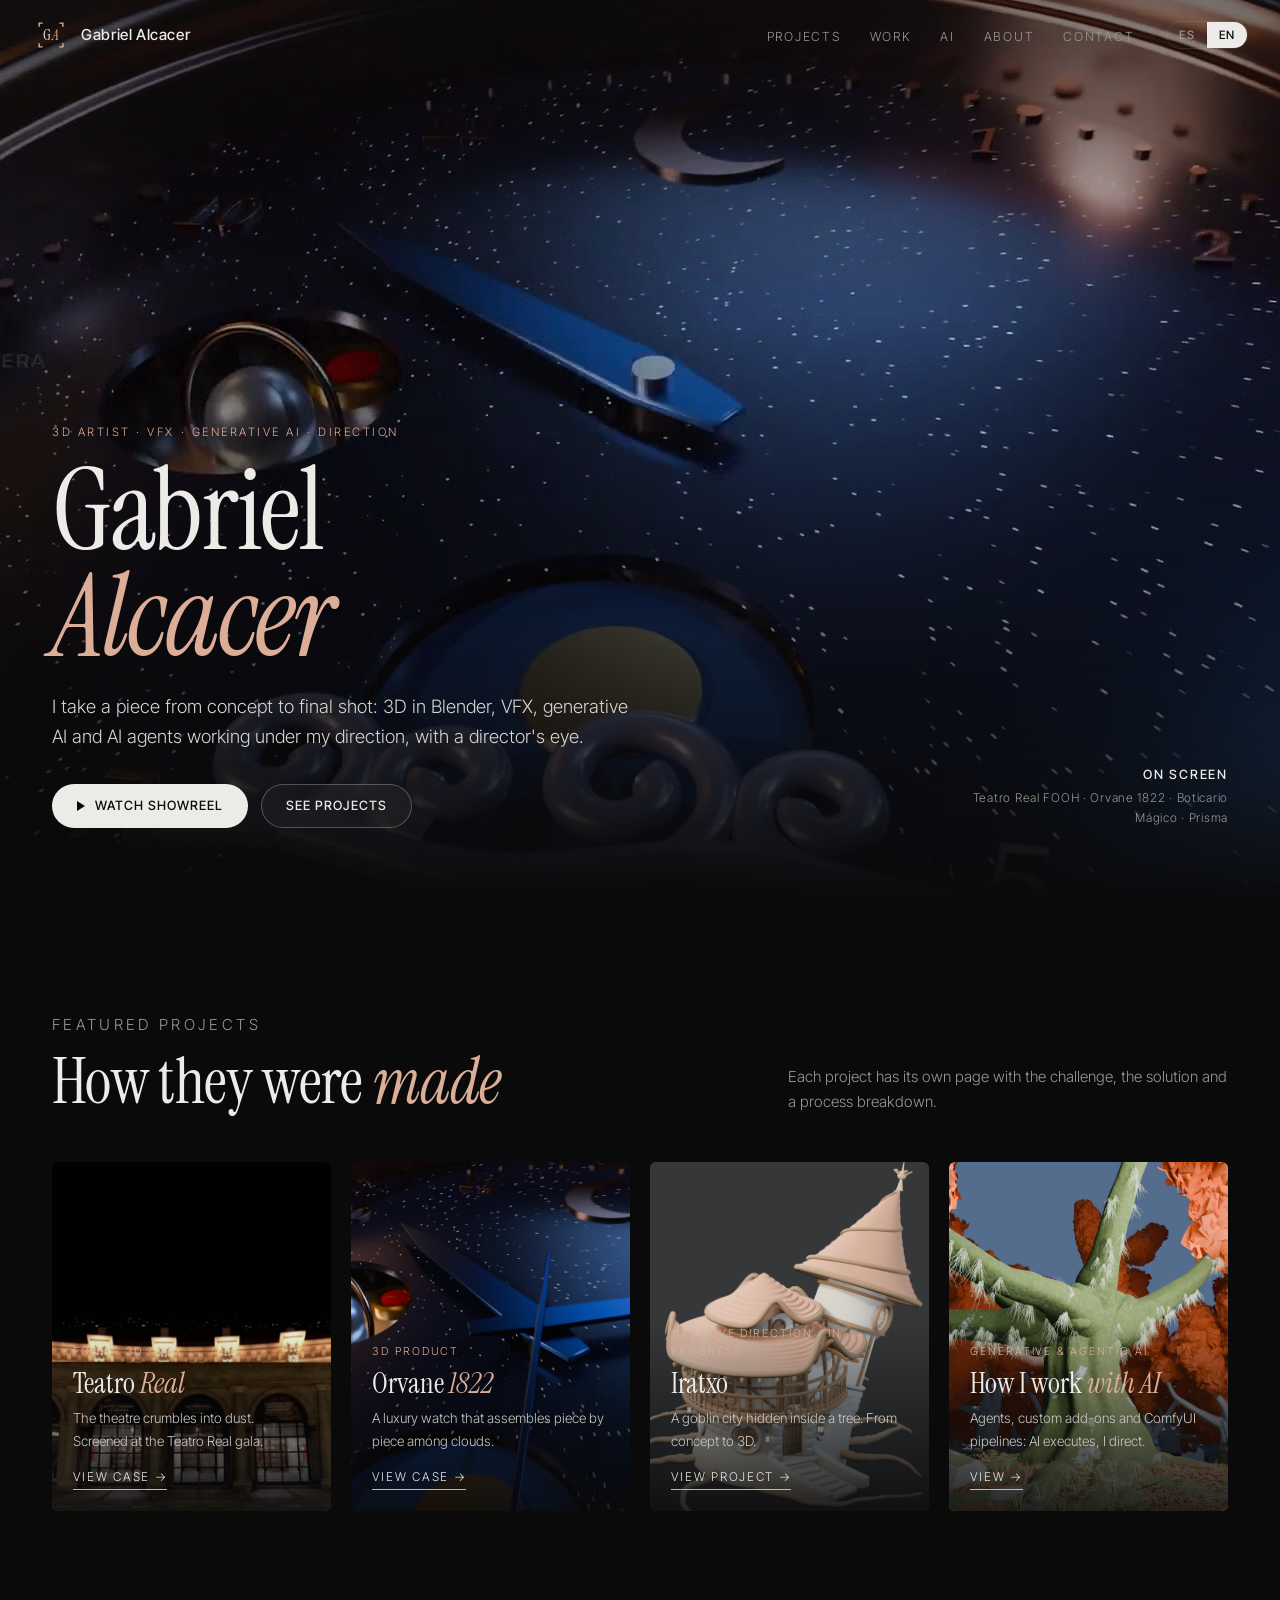
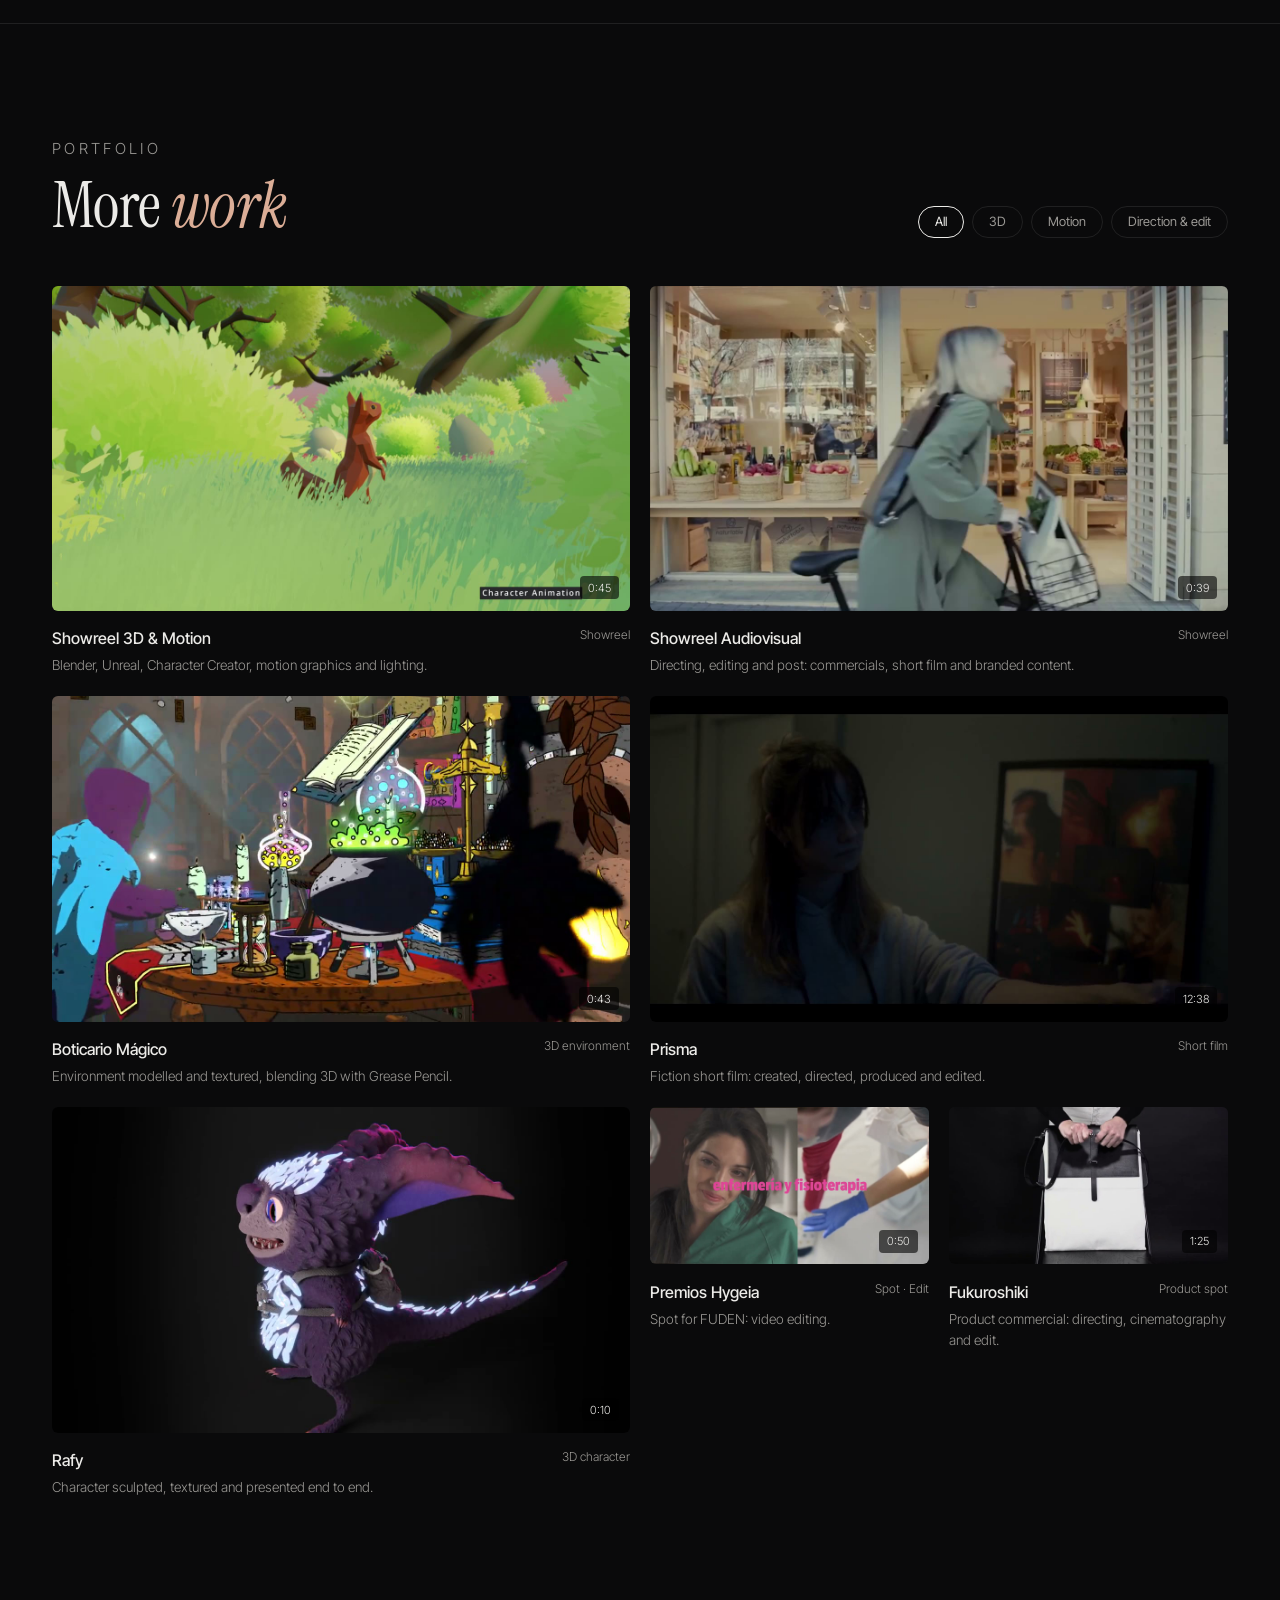
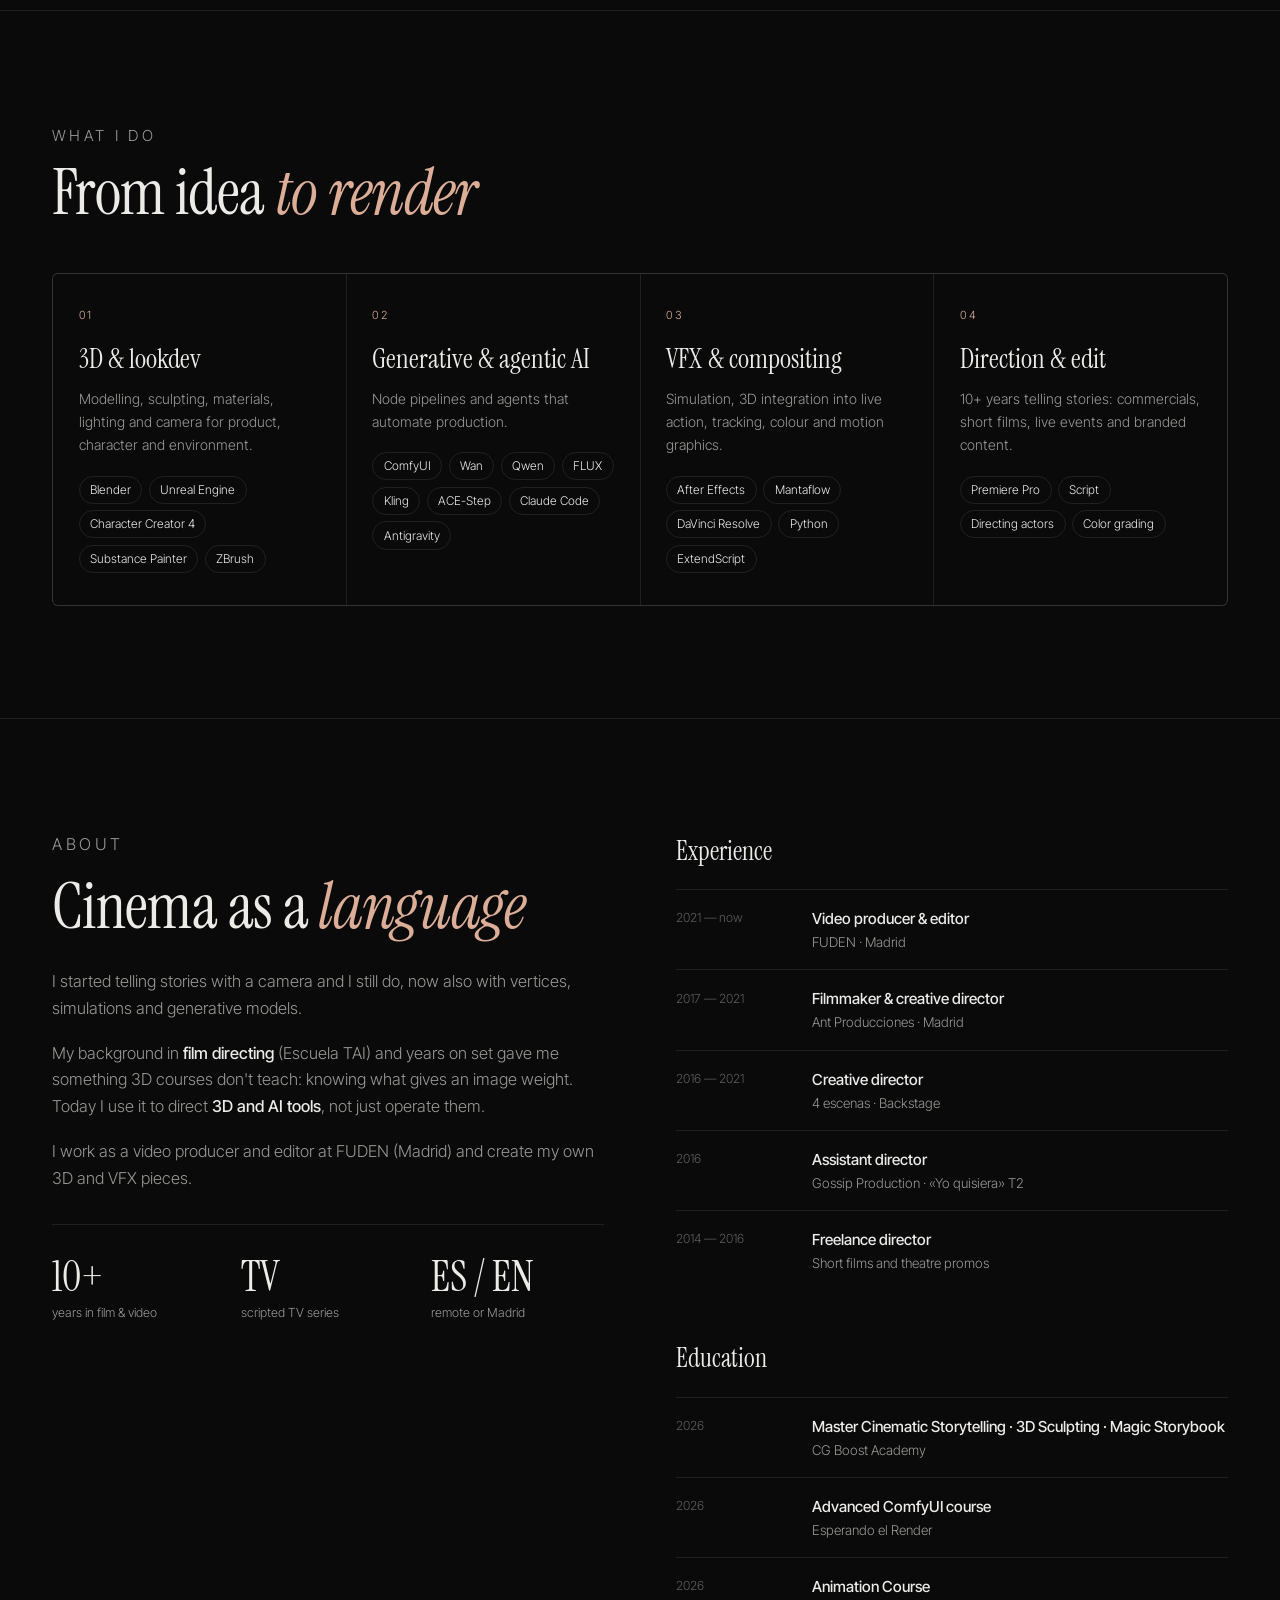
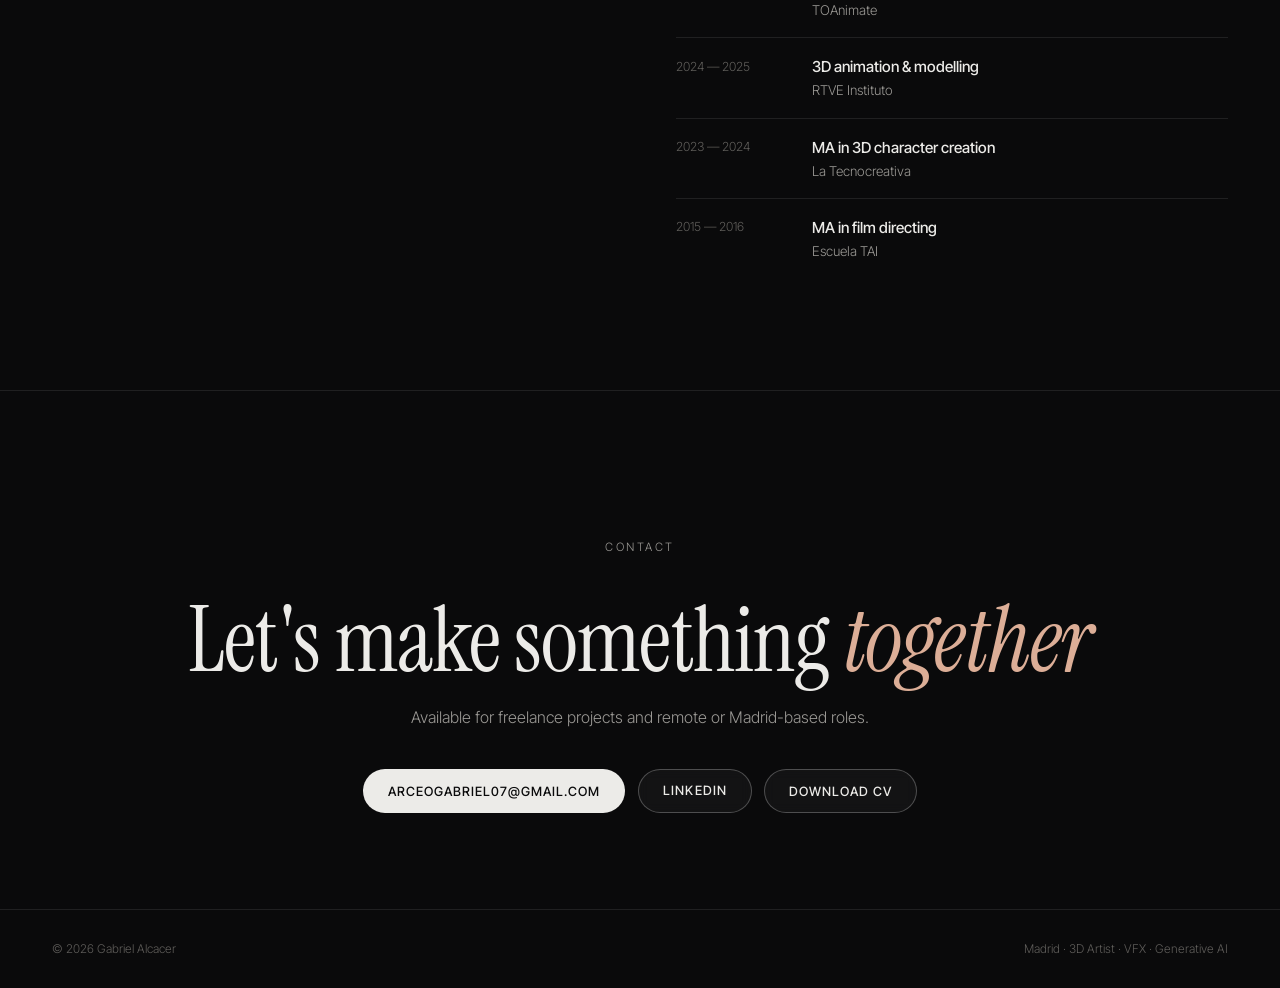
<file: index.html>
<!DOCTYPE html>
<html lang="es">
<head>
<meta charset="UTF-8">
<meta name="viewport" content="width=device-width, initial-scale=1.0">
<title>Gabriel Alcacer — 3D Artist · VFX · Generative AI</title>
<meta name="description" content="Gabriel Alcacer, 3D artist y realizador en Madrid. 3D, VFX, IA generativa y agéntica, y dirección.">
<meta property="og:title" content="Gabriel Alcacer — 3D Artist · VFX · Generative AI">
<meta property="og:description" content="Gabriel Alcacer, 3D artist y realizador en Madrid. 3D, VFX, IA generativa y agéntica, y dirección.">
<meta property="og:image" content="https://gabrielalcacer.com/media/hero.jpg">
<meta property="og:url" content="https://gabrielalcacer.com/">
<meta property="og:type" content="website">
<link rel="icon" href="media/logo.svg" type="image/svg+xml">
<link rel="preconnect" href="https://fonts.googleapis.com">
<link rel="preconnect" href="https://fonts.gstatic.com" crossorigin>
<link href="https://fonts.googleapis.com/css2?family=Instrument+Serif:ital@0;1&family=Inter+Tight:wght@300;400;500;600&display=swap" rel="stylesheet">
<link rel="stylesheet" href="styles.css">
</head>
<body>

<nav id="nav">
  <a class="brand" href="./" aria-label="Gabriel Alcacer">
    <!-- Logo "Visor": encuadre de cámara + GA -->
    <svg viewBox="0 0 64 64" aria-hidden="true"><g fill="none" stroke="#dcae97" stroke-width="2.4"><path d="M18 12h-6v6M46 12h6v6M18 52h-6v-6M46 52h6v-6"/></g><text x="32" y="41" text-anchor="middle" font-family="Instrument Serif, Georgia, serif" font-size="25" fill="#ecebe8">G<tspan font-style="italic" fill="#dcae97">A</tspan></text></svg>
    Gabriel Alcacer
  </a>
  <div class="nav-r">
    <ul class="nav-links">
      <li><a href="./#projects"><span class="es">Proyectos</span><span class="en">Projects</span></a></li>
      <li><a href="./#work"><span class="es">Trabajos</span><span class="en">Work</span></a></li>
      <li><a href="ia.html"><span class="es">IA</span><span class="en">AI</span></a></li>
      <li><a href="./#about"><span class="es">Sobre mí</span><span class="en">About</span></a></li>
      <li><a href="./#contact"><span class="es">Contacto</span><span class="en">Contact</span></a></li>
    </ul>
    <div class="lang" role="group" aria-label="Idioma / Language">
      <button type="button" data-lang="es">ES</button>
      <button type="button" data-lang="en">EN</button>
    </div>
  </div>
</nav>

<!-- PORTADA: montaje de varias piezas -->
<header class="hero" id="top">
  <video src="media/hero_loop.mp4" poster="media/hero.jpg" autoplay muted loop playsinline></video>
  <div class="hero-c">
    <div class="wrap">
      <p class="eyebrow">3D Artist · VFX · Generative AI · <span class="es">Dirección</span><span class="en">Direction</span></p>
      <h1 class="serif">Gabriel<br><i>Alcacer</i></h1>
      <div class="hero-row">
        <div>
          <p class="lead">
            <span class="es">Llevo una pieza del concepto al plano final: 3D en Blender, VFX, IA generativa y agentes de IA que trabajan a mis órdenes, con mirada de director.</span>
            <span class="en">I take a piece from concept to final shot: 3D in Blender, VFX, generative AI and AI agents working under my direction, with a director's eye.</span>
          </p>
          <div class="btns">
            <button class="btn btn-a" type="button" data-open="reel3d"><span class="tri"></span><span class="es">Ver showreel</span><span class="en">Watch showreel</span></button>
            <a class="btn btn-g" href="#projects"><span class="es">Ver proyectos</span><span class="en">See projects</span></a>
          </div>
        </div>
        <p class="hero-tag">
          <b><span class="es">En pantalla</span><span class="en">On screen</span></b>
          Teatro Real FOOH · Orvane 1822 · Boticario Mágico · Prisma
        </p>
      </div>
    </div>
  </div>
</header>

<!-- PROYECTOS DESTACADOS -->
<section id="projects">
  <div class="wrap">
    <div class="s-head rv">
      <div>
        <p class="eyebrow"><span class="es">Proyectos destacados</span><span class="en">Featured projects</span></p>
        <h2 class="serif"><span class="es">Cómo se <i>hicieron</i></span><span class="en">How they were <i>made</i></span></h2>
      </div>
      <p><span class="es">Cada proyecto tiene su página con el reto, la solución y el desglose del proceso.</span><span class="en">Each project has its own page with the challenge, the solution and a process breakdown.</span></p>
    </div>
    <div class="projs">
      <a class="proj rv" href="teatro-real.html">
        <div class="thumb"><img src="media/ed.jpg" alt="" loading="lazy"><video muted loop playsinline preload="none" data-src="media/ed_loop.mp4"></video>
          <div class="pi"><p class="pk">FOOH · 3D · VFX</p><h3 class="serif">Teatro <i>Real</i></h3><p class="pd"><span class="es">El teatro se desintegra en polvo. Proyectado en la gala del Teatro Real.</span><span class="en">The theatre crumbles into dust. Screened at the Teatro Real gala.</span></p><span class="go"><span class="es">Ver caso</span><span class="en">View case</span> →</span></div>
        </div>
      </a>
      <a class="proj rv" href="orvane.html">
        <div class="thumb"><img src="media/or_bd3_render.jpg" alt="" loading="lazy"><video muted loop playsinline preload="none" data-src="media/orvane_loop.mp4"></video>
          <div class="pi"><p class="pk"><span class="es">3D de producto</span><span class="en">3D product</span></p><h3 class="serif">Orvane <i>1822</i></h3><p class="pd"><span class="es">Un reloj de lujo que se arma pieza a pieza entre nubes.</span><span class="en">A luxury watch that assembles piece by piece among clouds.</span></p><span class="go"><span class="es">Ver caso</span><span class="en">View case</span> →</span></div>
        </div>
      </a>
      <a class="proj rv" href="iratxo.html">
        <div class="thumb"><img src="media/ci_consejo_3d.jpg" alt="" loading="lazy"><video muted loop playsinline preload="none" data-src="media/ci_prueba_loop.mp4"></video>
          <div class="pi"><p class="pk"><span class="es">Dirección creativa · En desarrollo</span><span class="en">Creative direction · In progress</span></p><h3 class="serif">Iratxo</h3><p class="pd"><span class="es">Una ciudad de duendes escondida dentro de un árbol. Del concept al 3D.</span><span class="en">A goblin city hidden inside a tree. From concept to 3D.</span></p><span class="go"><span class="es">Ver proyecto</span><span class="en">View project</span> →</span></div>
        </div>
      </a>
      <a class="proj rv" href="ia.html">
        <div class="thumb"><img src="media/lab_arbol.jpg" alt="" loading="lazy">
          <div class="pi"><p class="pk"><span class="es">IA generativa y agéntica</span><span class="en">Generative &amp; agentic AI</span></p><h3 class="serif"><span class="es">Cómo trabajo <i>con IA</i></span><span class="en">How I work <i>with AI</i></span></h3><p class="pd"><span class="es">Agentes, addons propios y pipelines en ComfyUI: la IA ejecuta, yo dirijo.</span><span class="en">Agents, custom add-ons and ComfyUI pipelines: AI executes, I direct.</span></p><span class="go"><span class="es">Ver</span><span class="en">View</span> →</span></div>
        </div>
      </a>
    </div>
  </div>
</section>

<!-- TRABAJOS -->
<section id="work" class="bt">
  <div class="wrap">
    <div class="s-head rv">
      <div>
        <p class="eyebrow">Portfolio</p>
        <h2 class="serif"><span class="es">Más <i>trabajos</i></span><span class="en">More <i>work</i></span></h2>
      </div>
      <div class="filters" id="filters">
        <button type="button" class="on" data-f="all"><span class="es">Todo</span><span class="en">All</span></button>
        <button type="button" data-f="3d">3D</button>
        <button type="button" data-f="motion">Motion</button>
        <button type="button" data-f="dir"><span class="es">Dirección y edición</span><span class="en">Direction &amp; edit</span></button>
      </div>
    </div>
    <div class="grid" id="grid"></div>
  </div>
</section>

<!-- QUÉ HAGO -->
<section id="skills" class="bt">
  <div class="wrap">
    <div class="s-head rv">
      <div>
        <p class="eyebrow"><span class="es">Qué hago</span><span class="en">What I do</span></p>
        <h2 class="serif"><span class="es">De la idea <i>al render</i></span><span class="en">From idea <i>to render</i></span></h2>
      </div>
    </div>
    <div class="caps">
      <div class="cap rv"><p class="n">01</p><h3 class="serif"><span class="es">3D y lookdev</span><span class="en">3D &amp; lookdev</span></h3><p><span class="es">Modelado, escultura, materiales, luz y cámara para producto, personaje y entorno.</span><span class="en">Modelling, sculpting, materials, lighting and camera for product, character and environment.</span></p><ul><li>Blender</li><li>Unreal Engine</li><li>Character Creator 4</li><li>Substance Painter</li><li>ZBrush</li></ul></div>
      <div class="cap rv"><p class="n">02</p><h3 class="serif"><span class="es">IA generativa y agéntica</span><span class="en">Generative &amp; agentic AI</span></h3><p><span class="es">Pipelines por nodos y agentes que automatizan la producción.</span><span class="en">Node pipelines and agents that automate production.</span></p><ul><li>ComfyUI</li><li>Wan</li><li>Qwen</li><li>FLUX</li><li>Kling</li><li>ACE-Step</li><li>Claude Code</li><li>Antigravity</li></ul></div>
      <div class="cap rv"><p class="n">03</p><h3 class="serif"><span class="es">VFX y composición</span><span class="en">VFX &amp; compositing</span></h3><p><span class="es">Simulación, integración de 3D en imagen real, tracking, color y motion graphics.</span><span class="en">Simulation, 3D integration into live action, tracking, colour and motion graphics.</span></p><ul><li>After Effects</li><li>Mantaflow</li><li>DaVinci Resolve</li><li>Python</li><li>ExtendScript</li></ul></div>
      <div class="cap rv"><p class="n">04</p><h3 class="serif"><span class="es">Dirección y edición</span><span class="en">Direction &amp; edit</span></h3><p><span class="es">Más de 10 años contando historias: spots, cortos, eventos en directo y contenido de marca.</span><span class="en">10+ years telling stories: commercials, short films, live events and branded content.</span></p><ul><li>Premiere Pro</li><li><span class="es">Guion</span><span class="en">Script</span></li><li><span class="es">Dirección de actores</span><span class="en">Directing actors</span></li><li>Color grading</li></ul></div>
    </div>
  </div>
</section>

<!-- SOBRE MÍ -->
<section id="about" class="bt">
  <div class="wrap">
    <div class="about">
      <div class="txt rv">
        <p class="eyebrow"><span class="es">Sobre mí</span><span class="en">About</span></p>
        <h2 class="serif" style="margin-bottom:1.8rem"><span class="es">El cine como <i>lenguaje</i></span><span class="en">Cinema as a <i>language</i></span></h2>
        <p><span class="es">Empecé contando historias con una cámara y sigo haciéndolo, ahora también con vértices, simulaciones y modelos generativos.</span><span class="en">I started telling stories with a camera and I still do, now also with vertices, simulations and generative models.</span></p>
        <p><span class="es">Mi formación en <strong>dirección cinematográfica</strong> (Escuela TAI) y los años de rodaje me dieron algo que no enseñan los cursos de 3D: saber qué hace que una imagen tenga peso. Hoy lo uso para dirigir <strong>herramientas 3D y de IA</strong>, no solo para manejarlas.</span><span class="en">My background in <strong>film directing</strong> (Escuela TAI) and years on set gave me something 3D courses don't teach: knowing what gives an image weight. Today I use it to direct <strong>3D and AI tools</strong>, not just operate them.</span></p>
        <p><span class="es">Trabajo como realizador y editor en FUDEN (Madrid) y desarrollo piezas propias de 3D y VFX.</span><span class="en">I work as a video producer and editor at FUDEN (Madrid) and create my own 3D and VFX pieces.</span></p>
        <div class="stats">
          <div><b>10+</b><span><span class="es">años en audiovisual</span><span class="en">years in film &amp; video</span></span></div>
          <div><b>TV</b><span><span class="es">serie de ficción</span><span class="en">scripted TV series</span></span></div>
          <div><b>ES / EN</b><span><span class="es">remoto o Madrid</span><span class="en">remote or Madrid</span></span></div>
        </div>
      </div>
      <div class="timeline rv">
        <div>
          <h3 class="serif"><span class="es">Experiencia</span><span class="en">Experience</span></h3>
          <ul class="tl">
            <li><span class="y">2021 — <span class="es">hoy</span><span class="en">now</span></span><div><p class="r"><span class="es">Realizador y editor audiovisual</span><span class="en">Video producer &amp; editor</span></p><p class="o">FUDEN · Madrid</p></div></li>
            <li><span class="y">2017 — 2021</span><div><p class="r"><span class="es">Filmmaker y director creativo</span><span class="en">Filmmaker &amp; creative director</span></p><p class="o">Ant Producciones · Madrid</p></div></li>
            <li><span class="y">2016 — 2021</span><div><p class="r"><span class="es">Director creativo</span><span class="en">Creative director</span></p><p class="o">4 escenas · Backstage</p></div></li>
            <li><span class="y">2016</span><div><p class="r"><span class="es">Auxiliar de dirección</span><span class="en">Assistant director</span></p><p class="o">Gossip Production · «Yo quisiera» T2</p></div></li>
            <li><span class="y">2014 — 2016</span><div><p class="r"><span class="es">Realizador freelance</span><span class="en">Freelance director</span></p><p class="o"><span class="es">Cortometrajes y spots de teatro</span><span class="en">Short films and theatre promos</span></p></div></li>
          </ul>
        </div>
        <div>
          <h3 class="serif"><span class="es">Formación</span><span class="en">Education</span></h3>
          <ul class="tl">
            <li><span class="y">2026</span><div><p class="r">Master Cinematic Storytelling · 3D Sculpting · Magic Storybook</p><p class="o">CG Boost Academy</p></div></li>
            <li><span class="y">2026</span><div><p class="r"><span class="es">Curso avanzado de ComfyUI</span><span class="en">Advanced ComfyUI course</span></p><p class="o">Esperando el Render</p></div></li>
            <li><span class="y">2026</span><div><p class="r">Animation Course</p><p class="o">TOAnimate</p></div></li>
            <li><span class="y">2024 — 2025</span><div><p class="r"><span class="es">Animación 3D y modelado</span><span class="en">3D animation &amp; modelling</span></p><p class="o">RTVE Instituto</p></div></li>
            <li><span class="y">2023 — 2024</span><div><p class="r"><span class="es">Máster en creación de personajes 3D</span><span class="en">MA in 3D character creation</span></p><p class="o">La Tecnocreativa</p></div></li>
            <li><span class="y">2015 — 2016</span><div><p class="r"><span class="es">Máster en dirección cinematográfica</span><span class="en">MA in film directing</span></p><p class="o">Escuela TAI</p></div></li>
          </ul>
        </div>
      </div>
    </div>
  </div>
</section>

<!-- CONTACTO -->
<section id="contact">
  <div class="wrap rv">
    <p class="eyebrow"><span class="es">Contacto</span><span class="en">Contact</span></p>
    <h2 class="serif"><span class="es">¿Hacemos algo <i>juntos</i>?</span><span class="en">Let's make something <i>together</i></span></h2>
    <p><span class="es">Disponible para proyectos freelance y puestos en remoto o en Madrid.</span><span class="en">Available for freelance projects and remote or Madrid-based roles.</span></p>
    <div class="btns">
      <a class="btn btn-a" href="mailto:arceogabriel07@gmail.com">arceogabriel07@gmail.com</a>
      <a class="btn btn-g" href="https://www.linkedin.com/in/gabriel-alejandro-alcacer-390a018b" target="_blank" rel="noopener">LinkedIn</a>
      <a class="btn btn-g" href="CV_Gabriel_Alcacer.pdf" target="_blank" rel="noopener"><span class="es">Descargar CV</span><span class="en">Download CV</span></a>
    </div>
  </div>
</section>

<footer><div class="wrap"><span>© 2026 Gabriel Alcacer</span><span>Madrid · 3D Artist · VFX · Generative AI</span></div></footer>


<!-- Visor de vídeo -->
<dialog id="lb">
  <div class="lb">
    <button class="x" type="button" aria-label="Cerrar / Close">×</button>
    <video id="lbv" controls playsinline></video>
    <p class="cap-t" id="lbt"></p>
  </div>
</dialog>

<script src="main.js"></script>
</body>
</html>
</file>
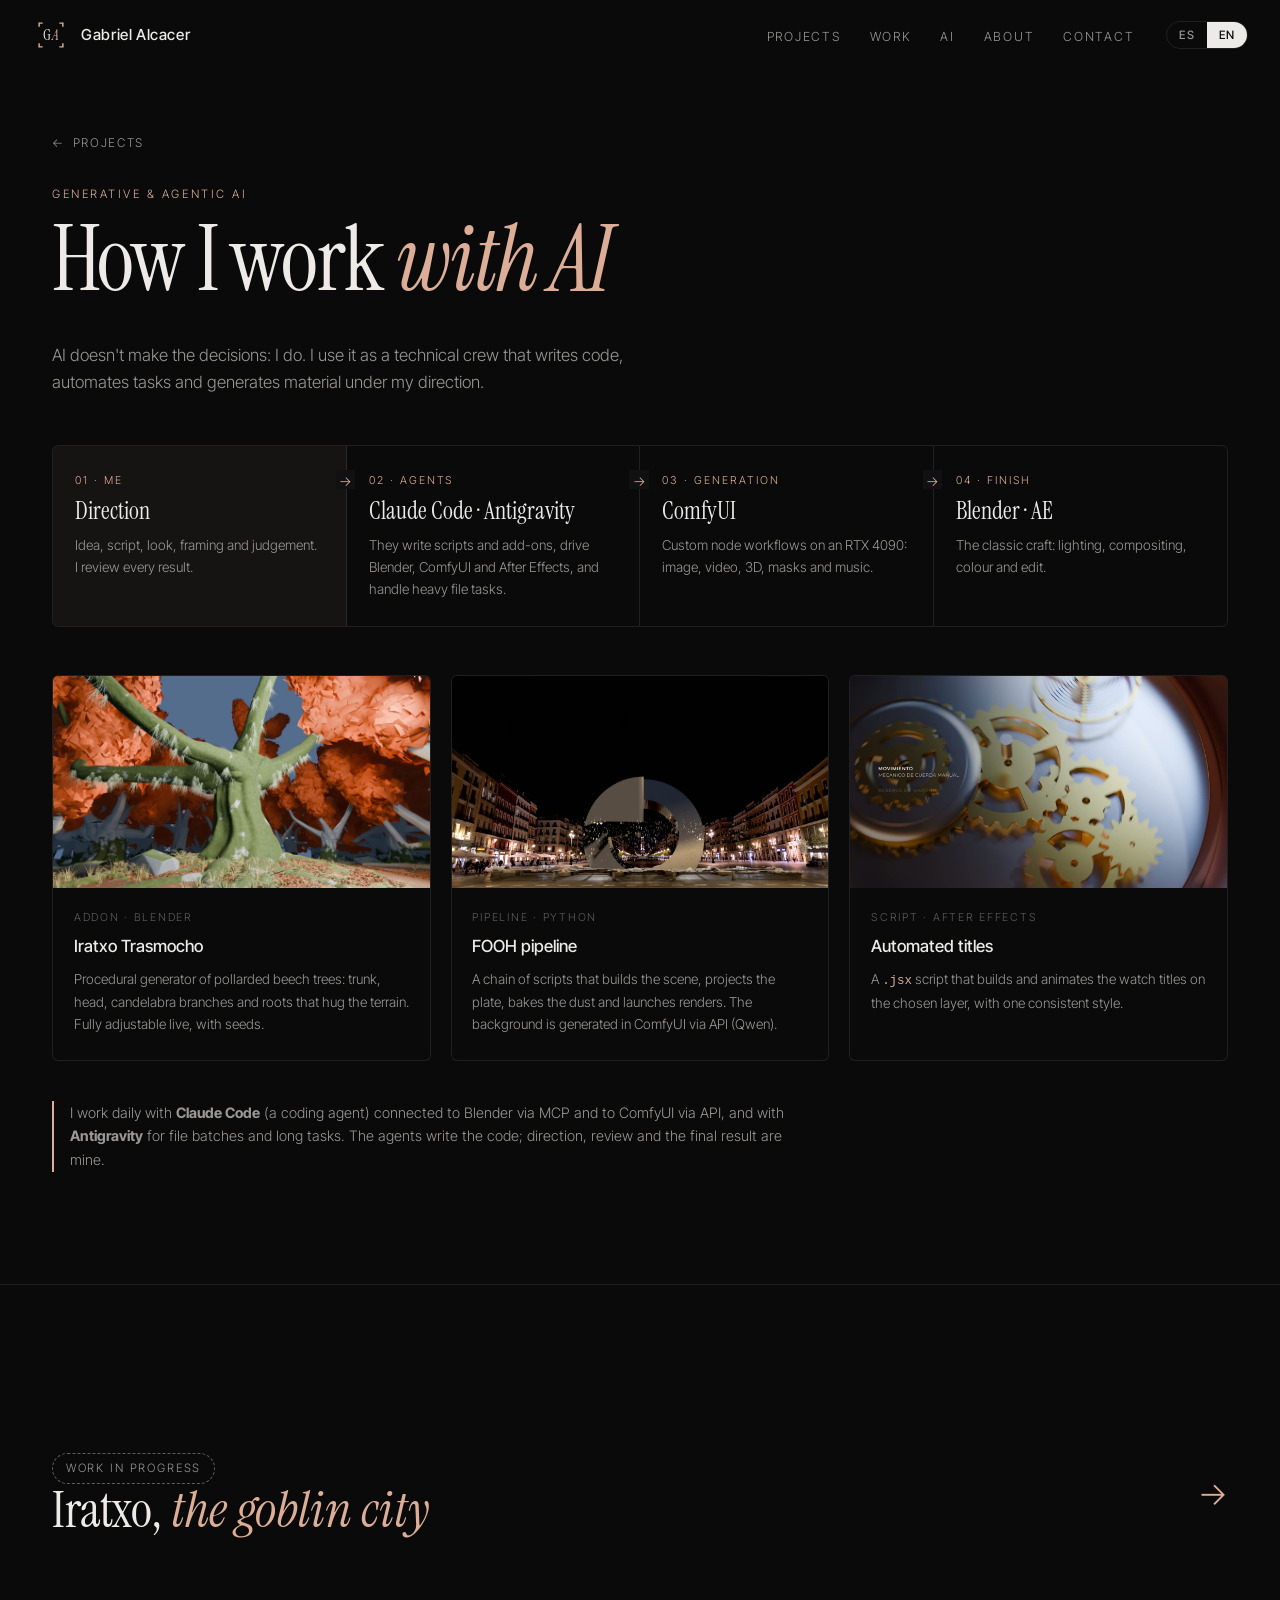
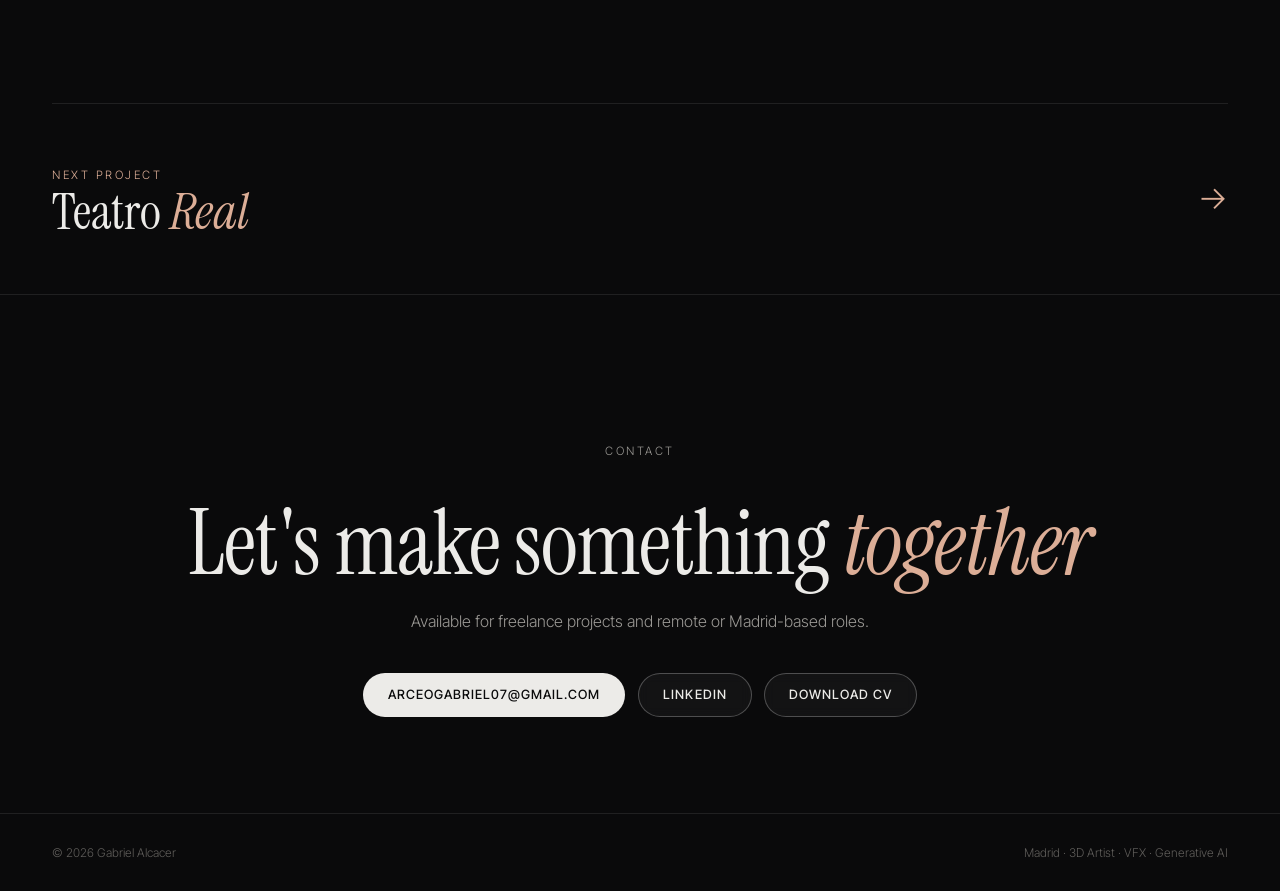
<file: ia.html>
<!DOCTYPE html>
<html lang="es">
<head>
<meta charset="UTF-8">
<meta name="viewport" content="width=device-width, initial-scale=1.0">
<title>Cómo trabajo con IA — Gabriel Alcacer</title>
<meta name="description" content="IA generativa y agéntica: Claude Code, Antigravity, ComfyUI, addons y pipelines propios.">
<meta property="og:title" content="Cómo trabajo con IA — Gabriel Alcacer">
<meta property="og:description" content="IA generativa y agéntica: Claude Code, Antigravity, ComfyUI, addons y pipelines propios.">
<meta property="og:image" content="https://gabrielalcacer.com/media/hero.jpg">
<meta property="og:url" content="https://gabrielalcacer.com/">
<meta property="og:type" content="website">
<link rel="icon" href="media/logo.svg" type="image/svg+xml">
<link rel="preconnect" href="https://fonts.googleapis.com">
<link rel="preconnect" href="https://fonts.gstatic.com" crossorigin>
<link href="https://fonts.googleapis.com/css2?family=Instrument+Serif:ital@0;1&family=Inter+Tight:wght@300;400;500;600&display=swap" rel="stylesheet">
<link rel="stylesheet" href="styles.css">
</head>
<body>

<nav id="nav">
  <a class="brand" href="./" aria-label="Gabriel Alcacer">
    <!-- Logo "Visor": encuadre de cámara + GA -->
    <svg viewBox="0 0 64 64" aria-hidden="true"><g fill="none" stroke="#dcae97" stroke-width="2.4"><path d="M18 12h-6v6M46 12h6v6M18 52h-6v-6M46 52h6v-6"/></g><text x="32" y="41" text-anchor="middle" font-family="Instrument Serif, Georgia, serif" font-size="25" fill="#ecebe8">G<tspan font-style="italic" fill="#dcae97">A</tspan></text></svg>
    Gabriel Alcacer
  </a>
  <div class="nav-r">
    <ul class="nav-links">
      <li><a href="./#projects"><span class="es">Proyectos</span><span class="en">Projects</span></a></li>
      <li><a href="./#work"><span class="es">Trabajos</span><span class="en">Work</span></a></li>
      <li><a href="ia.html"><span class="es">IA</span><span class="en">AI</span></a></li>
      <li><a href="./#about"><span class="es">Sobre mí</span><span class="en">About</span></a></li>
      <li><a href="./#contact"><span class="es">Contacto</span><span class="en">Contact</span></a></li>
    </ul>
    <div class="lang" role="group" aria-label="Idioma / Language">
      <button type="button" data-lang="es">ES</button>
      <button type="button" data-lang="en">EN</button>
    </div>
  </div>
</nav>

<section class="page-top">
  <div class="wrap">
    <a class="back" href="./#projects">← <span class="es">Proyectos</span><span class="en">Projects</span></a>
    <p class="eyebrow"><span class="es">IA generativa y agéntica</span><span class="en">Generative &amp; agentic AI</span></p>
    <h1 class="serif"><span class="es">Cómo trabajo <i>con IA</i></span><span class="en">How I work <i>with AI</i></span></h1>
  </div>
</section>
<!-- IA -->
<section id="ai" style="background:var(--bg);border:0;padding-top:0">
  <div class="wrap">
    <p class="rv" style="max-width:640px;color:var(--muted);font-size:1.05rem;margin-bottom:3rem"><span class="es">La IA no toma las decisiones: las tomo yo. La uso como un equipo técnico que escribe código, automatiza tareas y genera material bajo mi dirección.</span><span class="en">AI doesn't make the decisions: I do. I use it as a technical crew that writes code, automates tasks and generates material under my direction.</span></p>

    <div class="flow rv">
      <div class="me"><p class="k">01 · <span class="es">Yo</span><span class="en">Me</span></p><h3 class="serif"><span class="es">Dirección</span><span class="en">Direction</span></h3><p><span class="es">Idea, guion, look, encuadre y criterio. Reviso cada resultado.</span><span class="en">Idea, script, look, framing and judgement. I review every result.</span></p></div>
      <div><p class="k">02 · <span class="es">Agentes</span><span class="en">Agents</span></p><h3 class="serif">Claude Code · Antigravity</h3><p><span class="es">Escriben scripts y addons, controlan Blender, ComfyUI y After Effects, y se encargan de tareas pesadas de archivos.</span><span class="en">They write scripts and add-ons, drive Blender, ComfyUI and After Effects, and handle heavy file tasks.</span></p></div>
      <div><p class="k">03 · <span class="es">Generación</span><span class="en">Generation</span></p><h3 class="serif">ComfyUI</h3><p><span class="es">Workflows propios por nodos en una RTX 4090: imagen, vídeo, 3D, máscaras y música.</span><span class="en">Custom node workflows on an RTX 4090: image, video, 3D, masks and music.</span></p></div>
      <div><p class="k">04 · <span class="es">Acabado</span><span class="en">Finish</span></p><h3 class="serif">Blender · AE</h3><p><span class="es">El oficio de siempre: luz, composición, color y montaje.</span><span class="en">The classic craft: lighting, compositing, colour and edit.</span></p></div>
    </div>

    <div class="tools">
      <div class="tool rv">
        <figure><img src="media/lab_arbol.jpg" alt="" loading="lazy"></figure>
        <div class="b"><p class="k">Addon · Blender</p><h3>Iratxo Trasmocho</h3><p><span class="es">Generador procedural de hayas trasmochas: fuste, cabeza, ramas en candelabro y raíces que se pegan al terreno. Todo ajustable en vivo con semilla.</span><span class="en">Procedural generator of pollarded beech trees: trunk, head, candelabra branches and roots that hug the terrain. Fully adjustable live, with seeds.</span></p></div>
      </div>
      <div class="tool rv">
        <figure><img src="media/ed_bd2_render.jpg" alt="" loading="lazy"></figure>
        <div class="b"><p class="k">Pipeline · Python</p><h3><span class="es">Pipeline del FOOH</span><span class="en">FOOH pipeline</span></h3><p><span class="es">Cadena de scripts que monta la escena, proyecta la placa, hornea el polvo y lanza los renders. El fondo se genera en ComfyUI por API (Qwen).</span><span class="en">A chain of scripts that builds the scene, projects the plate, bakes the dust and launches renders. The background is generated in ComfyUI via API (Qwen).</span></p></div>
      </div>
      <div class="tool rv">
        <figure><img src="media/or_bd4_final.jpg" alt="" loading="lazy"></figure>
        <div class="b"><p class="k">Script · After Effects</p><h3><span class="es">Rótulos automáticos</span><span class="en">Automated titles</span></h3><p><span class="es">Script <code>.jsx</code> que crea y anima los rótulos del reloj sobre la capa elegida, con un mismo estilo en todos.</span><span class="en">A <code>.jsx</code> script that builds and animates the watch titles on the chosen layer, with one consistent style.</span></p></div>
      </div>
    </div>
    <p class="note rv"><span class="es">Trabajo a diario con <strong>Claude Code</strong> (agente de programación) conectado a Blender por MCP y a ComfyUI por API, y con <strong>Antigravity</strong> para lotes de archivos y tareas largas. El código lo escriben los agentes; la dirección, la revisión y el resultado final son míos.</span><span class="en">I work daily with <strong>Claude Code</strong> (a coding agent) connected to Blender via MCP and to ComfyUI via API, and with <strong>Antigravity</strong> for file batches and long tasks. The agents write the code; direction, review and the final result are mine.</span></p>
  </div>
</section>

<!-- EN DESARROLLO -->
<section id="lab" class="bt">
  <div class="wrap">
    <a class="next" href="iratxo.html" style="border-top:0">
      <span><span class="wip"><span class="es">En desarrollo</span><span class="en">Work in progress</span></span><br><span class="serif">Iratxo, <i><span class="es">la ciudad de los duendes</span><span class="en">the goblin city</span></i></span></span>
      <span class="arr">→</span>
    </a>
  </div>
</section>

<section style="padding:0"><div class="wrap">
    <a class="next" href="teatro-real.html"><span><span class="eyebrow"><span class="es">Siguiente proyecto</span><span class="en">Next project</span></span><br><span class="serif">Teatro <i>Real</i></span></span><span class="arr">→</span></a>
</div></section>
<!-- CONTACTO -->
<section id="contact">
  <div class="wrap rv">
    <p class="eyebrow"><span class="es">Contacto</span><span class="en">Contact</span></p>
    <h2 class="serif"><span class="es">¿Hacemos algo <i>juntos</i>?</span><span class="en">Let's make something <i>together</i></span></h2>
    <p><span class="es">Disponible para proyectos freelance y puestos en remoto o en Madrid.</span><span class="en">Available for freelance projects and remote or Madrid-based roles.</span></p>
    <div class="btns">
      <a class="btn btn-a" href="mailto:arceogabriel07@gmail.com">arceogabriel07@gmail.com</a>
      <a class="btn btn-g" href="https://www.linkedin.com/in/gabriel-alejandro-alcacer-390a018b" target="_blank" rel="noopener">LinkedIn</a>
      <a class="btn btn-g" href="CV_Gabriel_Alcacer.pdf" target="_blank" rel="noopener"><span class="es">Descargar CV</span><span class="en">Download CV</span></a>
    </div>
  </div>
</section>

<footer><div class="wrap"><span>© 2026 Gabriel Alcacer</span><span>Madrid · 3D Artist · VFX · Generative AI</span></div></footer>


<!-- Visor de vídeo -->
<dialog id="lb">
  <div class="lb">
    <button class="x" type="button" aria-label="Cerrar / Close">×</button>
    <video id="lbv" controls playsinline></video>
    <p class="cap-t" id="lbt"></p>
  </div>
</dialog>

<script src="main.js"></script>
</body>
</html>
</file>
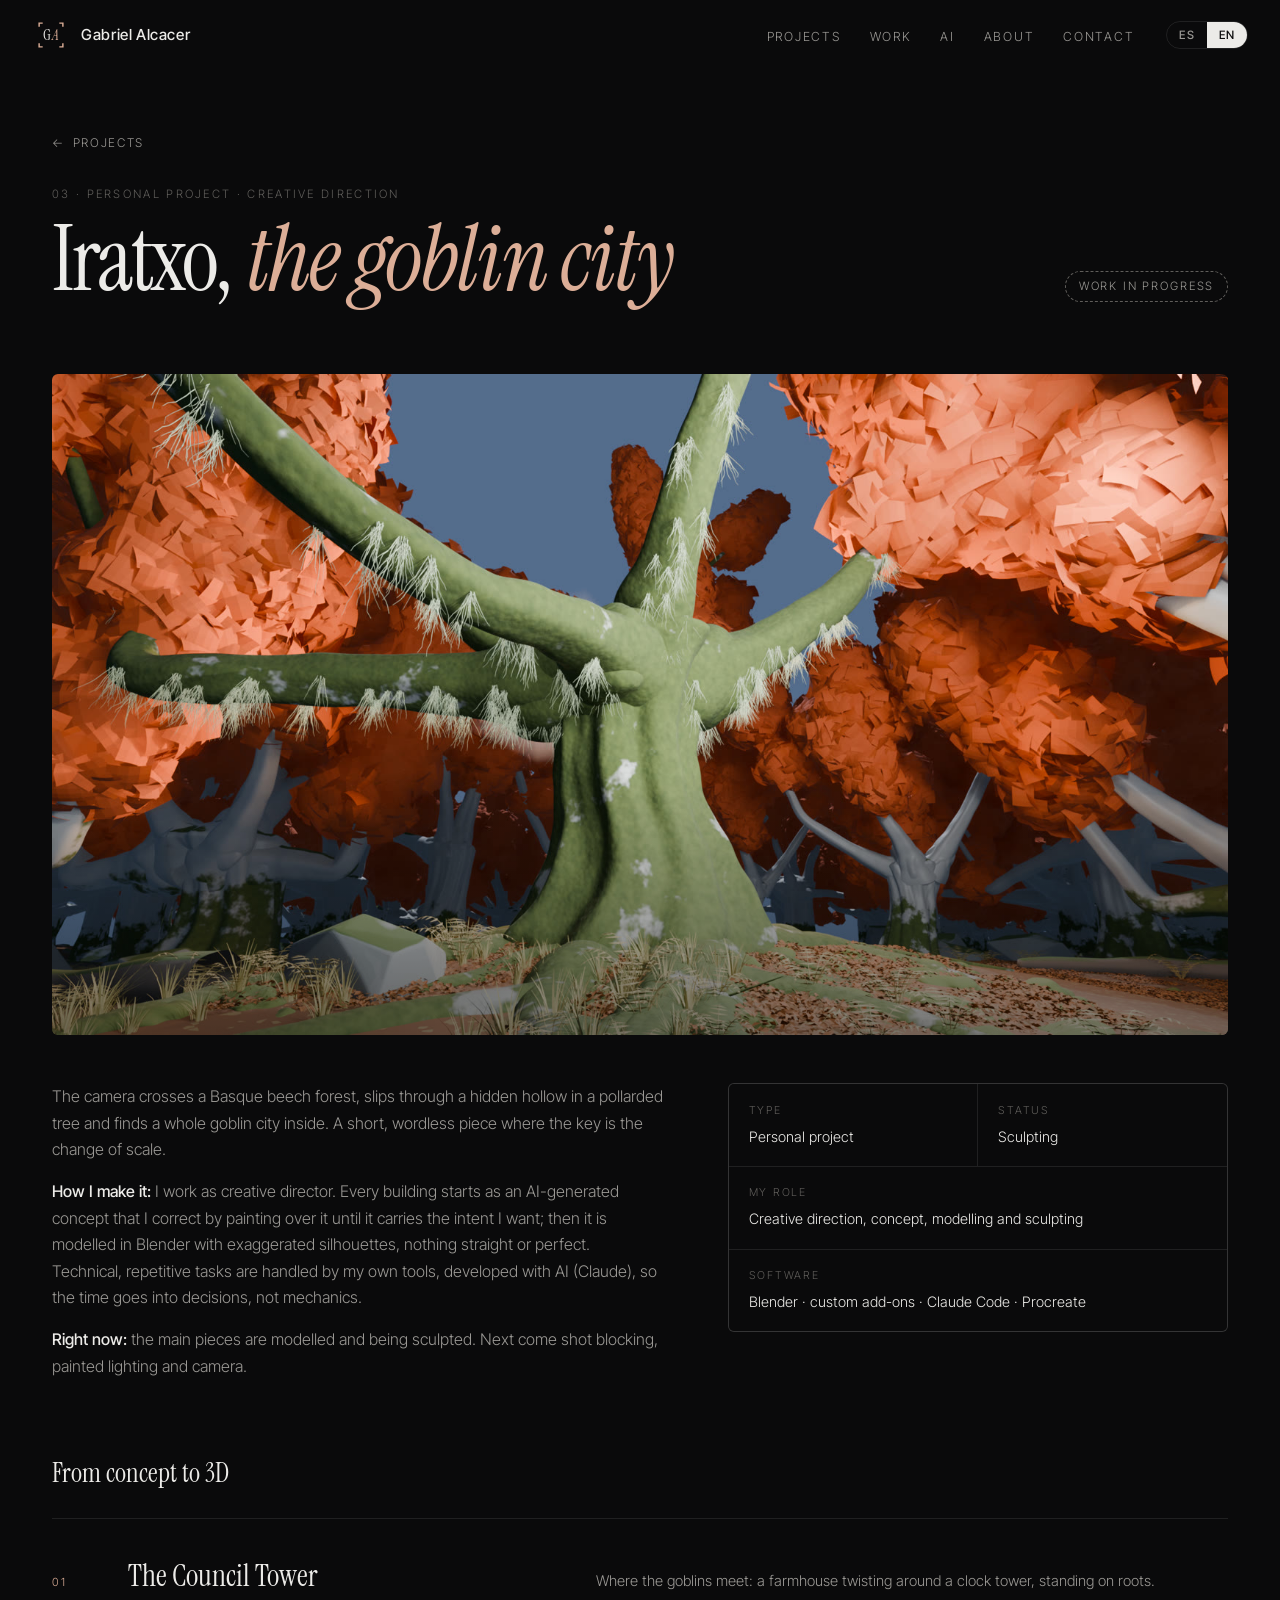
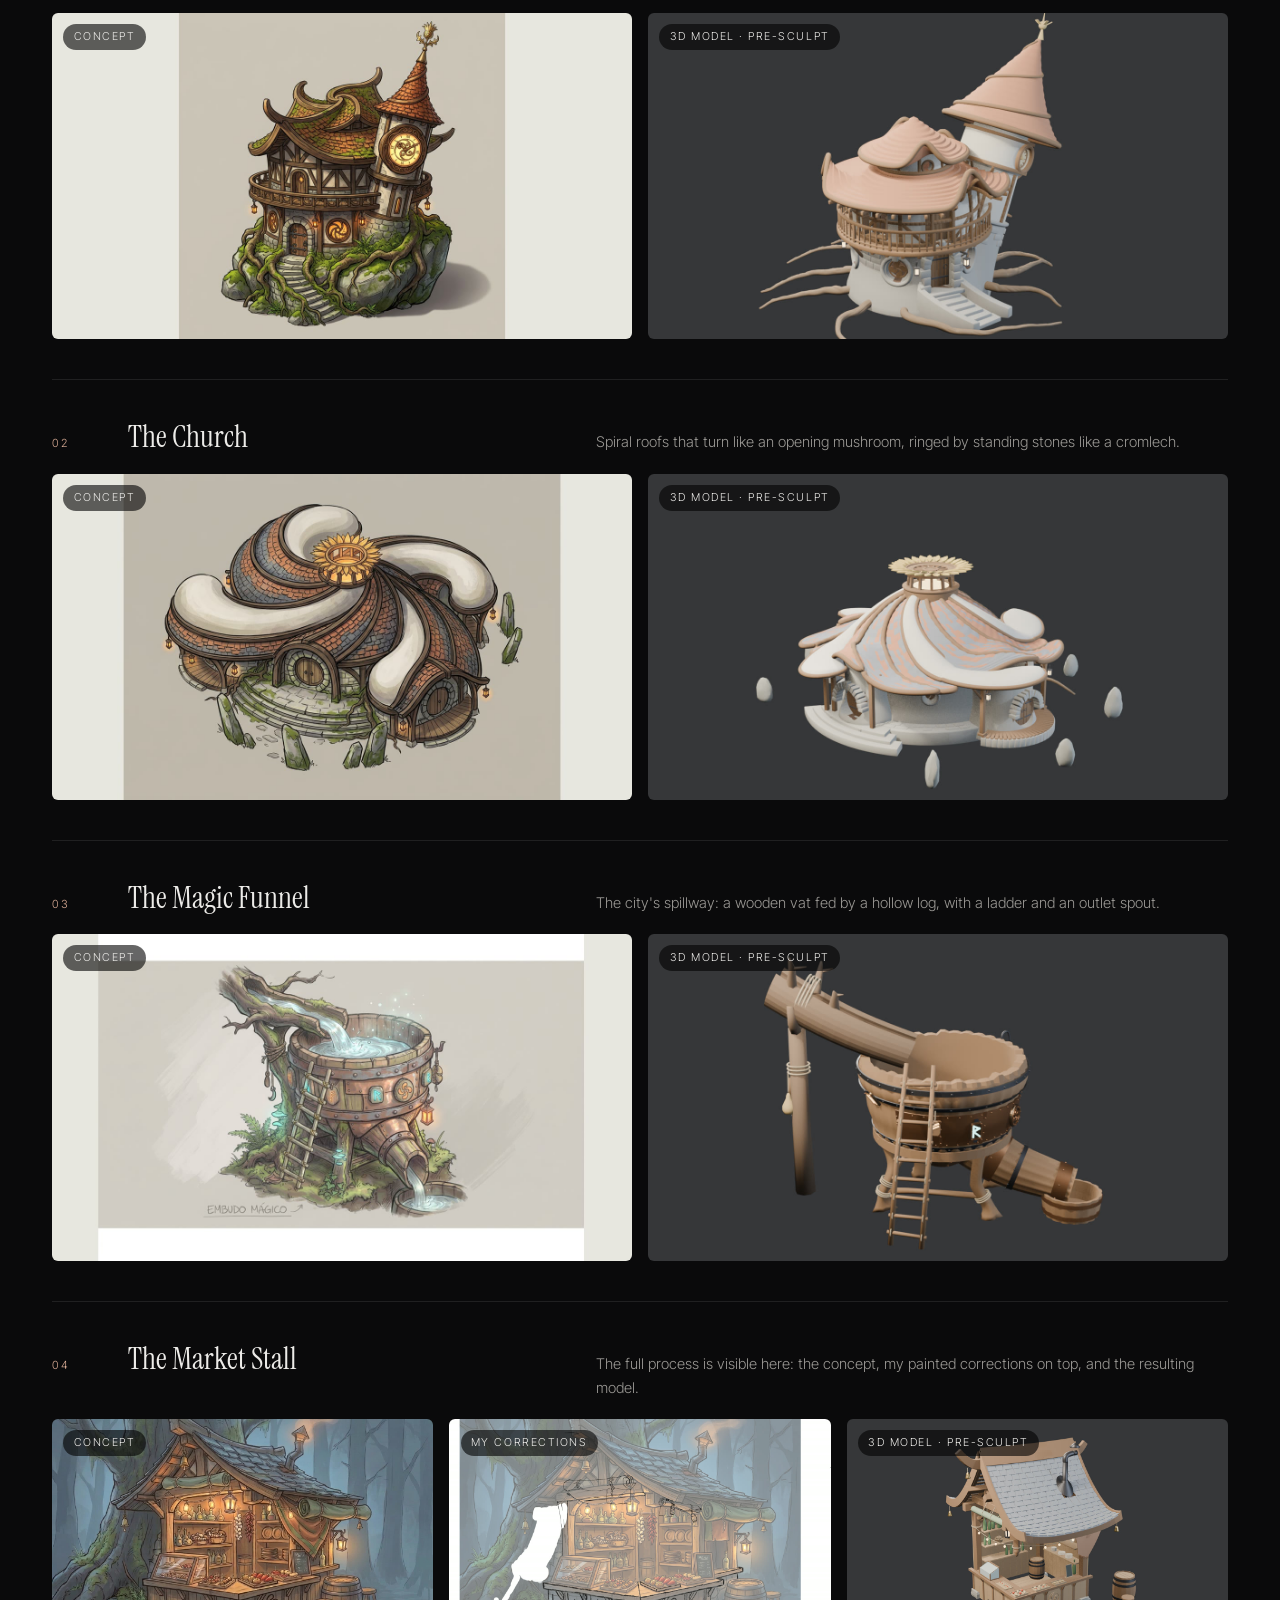
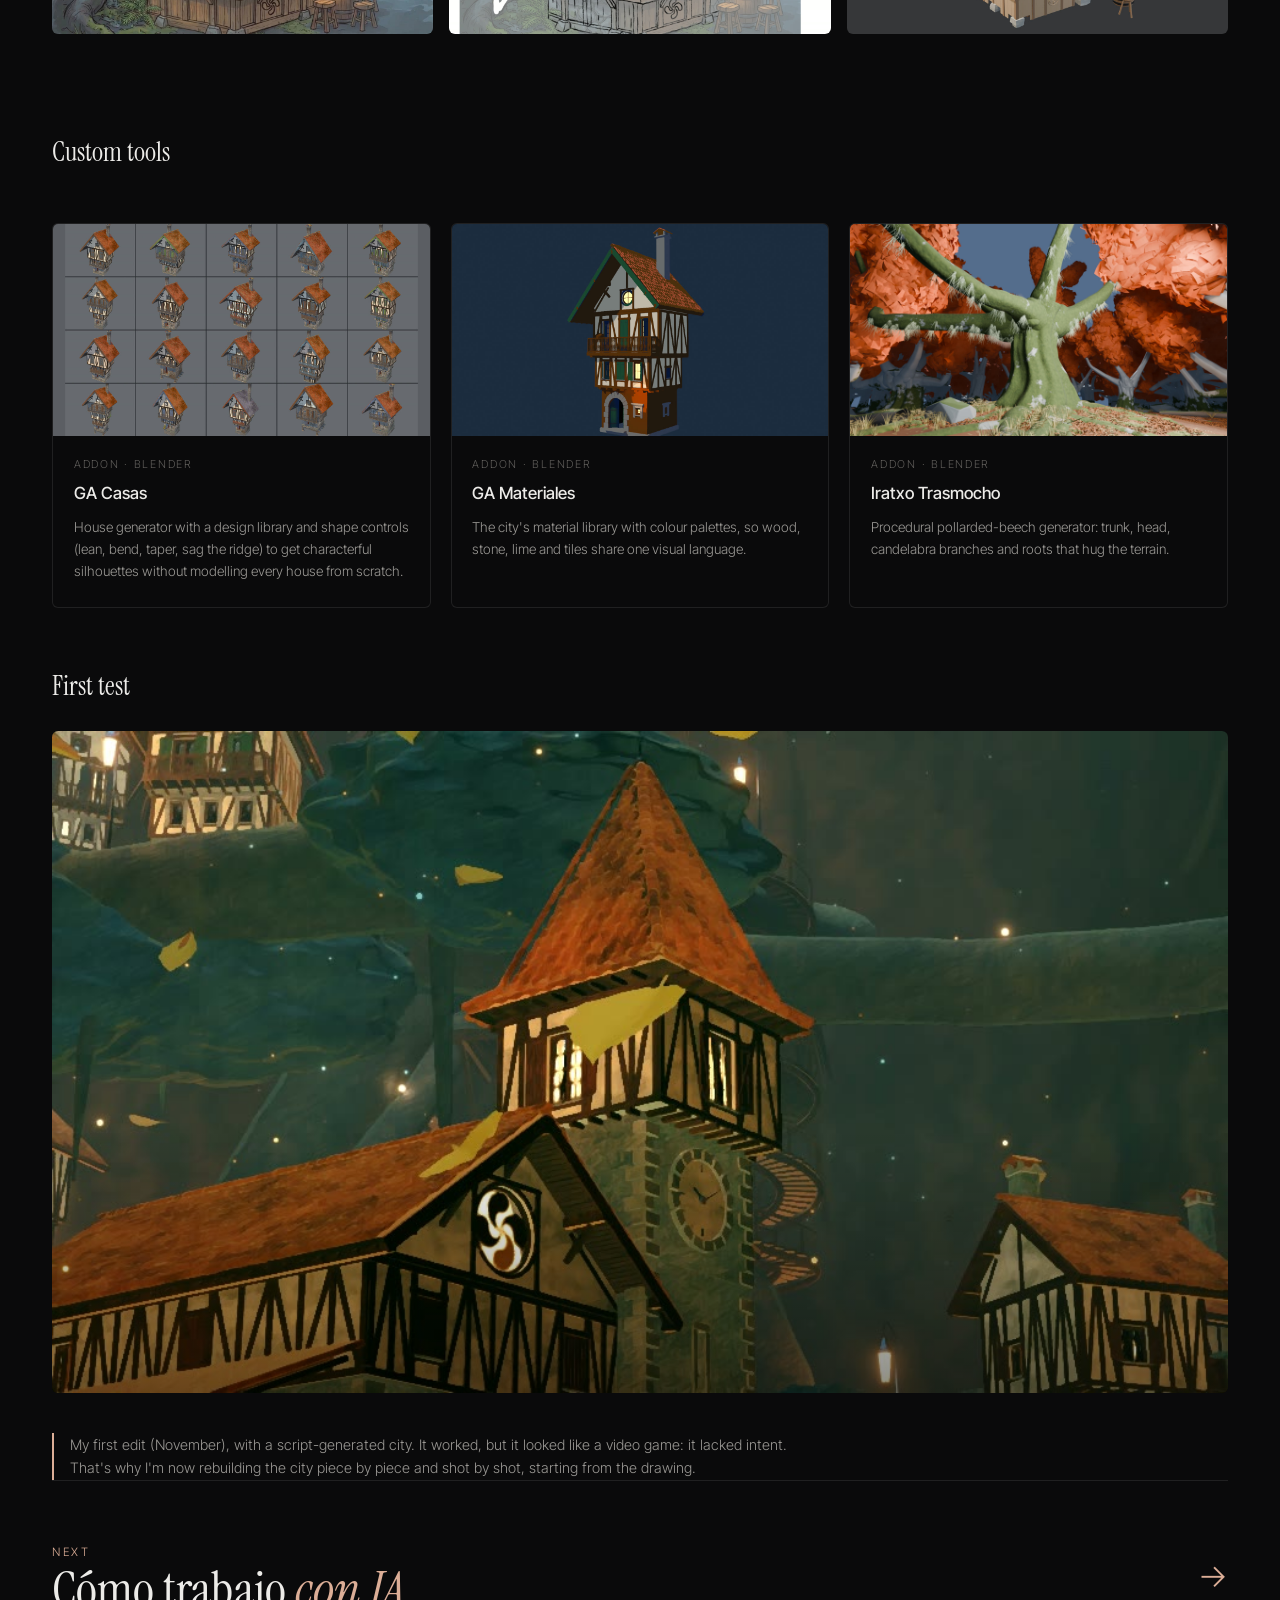
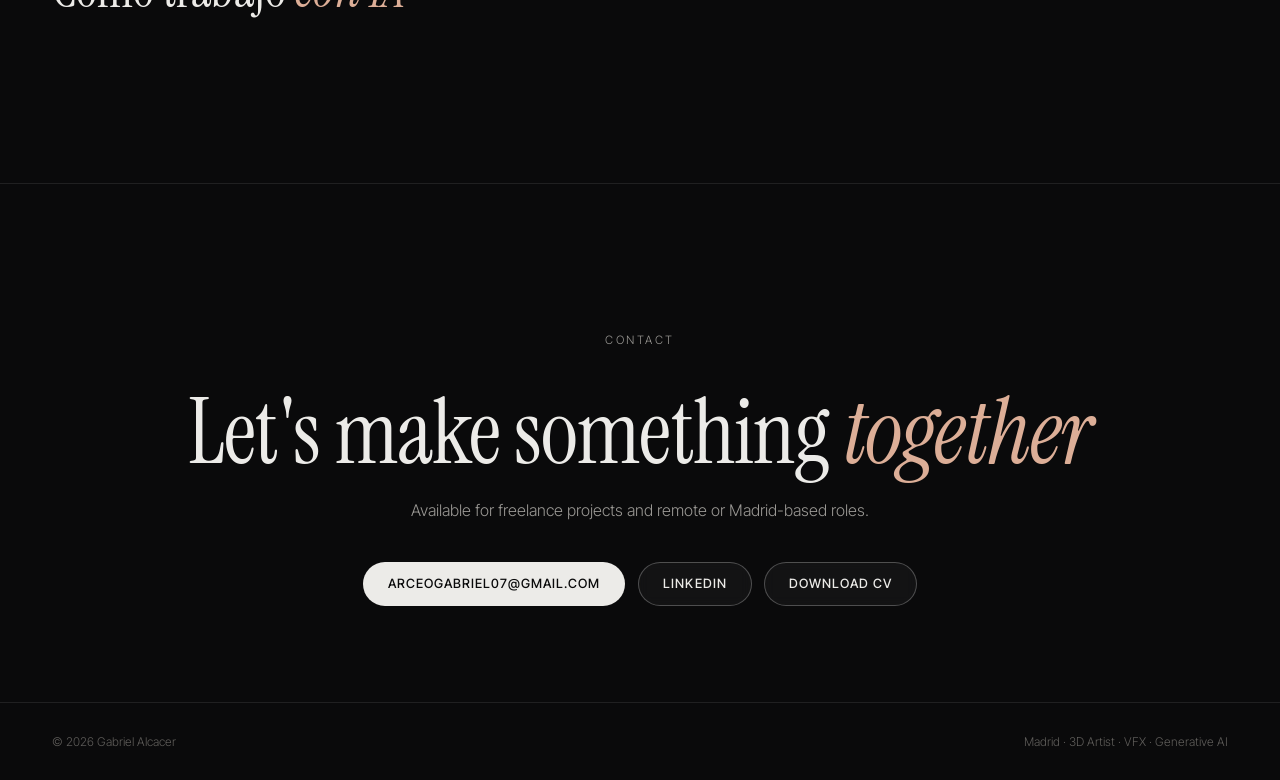
<file: iratxo.html>
<!DOCTYPE html>
<html lang="es">
<head>
<meta charset="UTF-8">
<meta name="viewport" content="width=device-width, initial-scale=1.0">
<title>Iratxo, la ciudad de los duendes — Gabriel Alcacer</title>
<meta name="description" content="Proyecto personal en desarrollo: una ciudad de duendes escondida dentro de un árbol. Del boceto al modelo 3D, con herramientas propias.">
<meta property="og:title" content="Iratxo, la ciudad de los duendes — Gabriel Alcacer">
<meta property="og:description" content="Una ciudad de duendes escondida dentro de un árbol. Del concept al 3D.">
<meta property="og:image" content="https://gabrielalcacer.com/media/ci_consejo_3d.jpg">
<meta property="og:url" content="https://gabrielalcacer.com/">
<meta property="og:type" content="website">
<link rel="icon" href="media/logo.svg" type="image/svg+xml">
<link rel="preconnect" href="https://fonts.googleapis.com">
<link rel="preconnect" href="https://fonts.gstatic.com" crossorigin>
<link href="https://fonts.googleapis.com/css2?family=Instrument+Serif:ital@0;1&family=Inter+Tight:wght@300;400;500;600&display=swap" rel="stylesheet">
<link rel="stylesheet" href="styles.css">
</head>
<body>

<nav id="nav">
  <a class="brand" href="./" aria-label="Gabriel Alcacer">
    <!-- Logo "Visor": encuadre de cámara + GA -->
    <svg viewBox="0 0 64 64" aria-hidden="true"><g fill="none" stroke="#dcae97" stroke-width="2.4"><path d="M18 12h-6v6M46 12h6v6M18 52h-6v-6M46 52h6v-6"/></g><text x="32" y="41" text-anchor="middle" font-family="Instrument Serif, Georgia, serif" font-size="25" fill="#ecebe8">G<tspan font-style="italic" fill="#dcae97">A</tspan></text></svg>
    Gabriel Alcacer
  </a>
  <div class="nav-r">
    <ul class="nav-links">
      <li><a href="./#projects"><span class="es">Proyectos</span><span class="en">Projects</span></a></li>
      <li><a href="./#work"><span class="es">Trabajos</span><span class="en">Work</span></a></li>
      <li><a href="ia.html"><span class="es">IA</span><span class="en">AI</span></a></li>
      <li><a href="./#about"><span class="es">Sobre mí</span><span class="en">About</span></a></li>
      <li><a href="./#contact"><span class="es">Contacto</span><span class="en">Contact</span></a></li>
    </ul>
    <div class="lang" role="group" aria-label="Idioma / Language">
      <button type="button" data-lang="es">ES</button>
      <button type="button" data-lang="en">EN</button>
    </div>
  </div>
</nav>

<section class="page-top">
  <div class="wrap">
    <a class="back" href="./#projects">← <span class="es">Proyectos</span><span class="en">Projects</span></a>
    <div class="case-head">
      <div><p class="case-n">03 · <span class="es">Proyecto personal · Dirección creativa</span><span class="en">Personal project · Creative direction</span></p><h1 class="serif">Iratxo, <i><span class="es">la ciudad de los duendes</span><span class="en">the goblin city</span></i></h1></div>
      <span class="wip"><span class="es">En desarrollo</span><span class="en">Work in progress</span></span>
    </div>
  </div>
</section>
<section style="padding-top:0">
  <div class="wrap">
    <div class="player rv" style="cursor:default">
      <img src="media/lab_arbol.jpg" alt="">
    </div>
    <div class="f-grid">
      <div class="rv">
        <p><span class="es">La cámara cruza un hayedo vasco, entra por un hueco escondido en un trasmocho y descubre una ciudad de duendes entera dentro del árbol. Una pieza corta, sin diálogos, donde lo importante es el cambio de escala.</span><span class="en">The camera crosses a Basque beech forest, slips through a hidden hollow in a pollarded tree and finds a whole goblin city inside. A short, wordless piece where the key is the change of scale.</span></p>
        <p><span class="es"><strong>Cómo lo hago:</strong> trabajo como director creativo. Cada edificio empieza en un concept que genero con IA y corrijo pintando encima hasta que tiene la intención que busco; después se modela en Blender con estilo de siluetas exageradas, nada recto ni perfecto. Las tareas técnicas y repetitivas las resuelvo con herramientas propias que desarrollo con IA (Claude): así el tiempo va a las decisiones, no a la mecánica.</span><span class="en"><strong>How I make it:</strong> I work as creative director. Every building starts as an AI-generated concept that I correct by painting over it until it carries the intent I want; then it is modelled in Blender with exaggerated silhouettes, nothing straight or perfect. Technical, repetitive tasks are handled by my own tools, developed with AI (Claude), so the time goes into decisions, not mechanics.</span></p>
        <p><span class="es"><strong>Ahora mismo:</strong> las piezas principales están modeladas y en fase de esculpido. Después vienen el blocking de los planos, la luz pintada y la cámara.</span><span class="en"><strong>Right now:</strong> the main pieces are modelled and being sculpted. Next come shot blocking, painted lighting and camera.</span></p>
      </div>
      <dl class="facts rv">
        <div><dt><span class="es">Tipo</span><span class="en">Type</span></dt><dd><span class="es">Proyecto personal</span><span class="en">Personal project</span></dd></div>
        <div><dt><span class="es">Estado</span><span class="en">Status</span></dt><dd><span class="es">Esculpido</span><span class="en">Sculpting</span></dd></div>
        <div class="full"><dt><span class="es">Mi papel</span><span class="en">My role</span></dt><dd><span class="es">Dirección creativa, concept, modelado y esculpido</span><span class="en">Creative direction, concept, modelling and sculpting</span></dd></div>
        <div class="full"><dt>Software</dt><dd>Blender · <span class="es">addons propios</span><span class="en">custom add-ons</span> · Claude Code · Procreate</dd></div>
      </dl>
    </div>

    <div class="bd">
      <h4 class="serif rv"><span class="es">Del concept al 3D</span><span class="en">From concept to 3D</span></h4>
      <div class="pieza rv">
        <div class="pieza-h"><span class="bd-n">01</span><h3 class="serif"><span class="es">La Torre del Consejo</span><span class="en">The Council Tower</span></h3><p><span class="es">Donde se reúnen los duendes: un caserío que se retuerce alrededor de una torre con reloj, apoyado sobre raíces.</span><span class="en">Where the goblins meet: a farmhouse twisting around a clock tower, standing on roots.</span></p></div>
        <div class="pair">
          <figure><img src="media/ci_consejo_boceto.jpg" alt="" loading="lazy"><figcaption>Concept</figcaption></figure>
          <figure><img src="media/ci_consejo_3d.jpg" alt="" loading="lazy"><figcaption><span class="es">Modelo 3D · antes de esculpir</span><span class="en">3D model · pre-sculpt</span></figcaption></figure>
        </div>
      </div>
      <div class="pieza rv">
        <div class="pieza-h"><span class="bd-n">02</span><h3 class="serif"><span class="es">La Iglesia</span><span class="en">The Church</span></h3><p><span class="es">Tejados en espiral que giran como una seta abierta, con piedras clavadas alrededor como un crómlech.</span><span class="en">Spiral roofs that turn like an opening mushroom, ringed by standing stones like a cromlech.</span></p></div>
        <div class="pair">
          <figure><img src="media/ci_iglesia_boceto.jpg" alt="" loading="lazy"><figcaption>Concept</figcaption></figure>
          <figure><img src="media/ci_iglesia_3d.jpg" alt="" loading="lazy"><figcaption><span class="es">Modelo 3D · antes de esculpir</span><span class="en">3D model · pre-sculpt</span></figcaption></figure>
        </div>
      </div>
      <div class="pieza rv">
        <div class="pieza-h"><span class="bd-n">03</span><h3 class="serif"><span class="es">El Embudo mágico</span><span class="en">The Magic Funnel</span></h3><p><span class="es">El vertedero de la ciudad: una tina de madera alimentada por un tronco hueco, con escalera y caño de salida.</span><span class="en">The city's spillway: a wooden vat fed by a hollow log, with a ladder and an outlet spout.</span></p></div>
        <div class="pair">
          <figure><img src="media/ci_embudo_boceto.jpg" alt="" loading="lazy"><figcaption>Concept</figcaption></figure>
          <figure><img src="media/ci_embudo_3d.jpg" alt="" loading="lazy"><figcaption><span class="es">Modelo 3D · antes de esculpir</span><span class="en">3D model · pre-sculpt</span></figcaption></figure>
        </div>
      </div>
      <div class="pieza rv">
        <div class="pieza-h"><span class="bd-n">04</span><h3 class="serif"><span class="es">El Puesto del mercado</span><span class="en">The Market Stall</span></h3><p><span class="es">Aquí se ve el proceso completo: el concept, mis correcciones pintadas encima y el modelo resultante.</span><span class="en">The full process is visible here: the concept, my painted corrections on top, and the resulting model.</span></p></div>
        <div class="pair">
          <figure><img src="media/ci_puesto_boceto.jpg" alt="" loading="lazy"><figcaption>Concept</figcaption></figure>
          <figure><img src="media/ci_puesto_correccion.jpg" alt="" loading="lazy"><figcaption><span class="es">Mis correcciones</span><span class="en">My corrections</span></figcaption></figure>
          <figure><img src="media/ci_puesto_3d.jpg" alt="" loading="lazy"><figcaption><span class="es">Modelo 3D · antes de esculpir</span><span class="en">3D model · pre-sculpt</span></figcaption></figure>
        </div>
      </div>
    </div>

    <div class="bd">
      <h4 class="serif rv"><span class="es">Herramientas propias</span><span class="en">Custom tools</span></h4>
      <div class="tools">
        <div class="tool rv">
          <figure><img src="media/ci_casas.jpg" alt="" loading="lazy"></figure>
          <div class="b"><p class="k">Addon · Blender</p><h3>GA Casas</h3><p><span class="es">Generador de casas con biblioteca de diseños y controles de forma (inclinar, curvar, estrechar, hundir cumbrera) para conseguir siluetas con carácter sin modelar cada casa desde cero.</span><span class="en">House generator with a design library and shape controls (lean, bend, taper, sag the ridge) to get characterful silhouettes without modelling every house from scratch.</span></p></div>
        </div>
        <div class="tool rv">
          <figure><img src="media/lab_casa.jpg" alt="" loading="lazy"></figure>
          <div class="b"><p class="k">Addon · Blender</p><h3>GA Materiales</h3><p><span class="es">Biblioteca de materiales de la ciudad con paletas de color, para que madera, piedra, cal y tejas compartan el mismo lenguaje visual.</span><span class="en">The city's material library with colour palettes, so wood, stone, lime and tiles share one visual language.</span></p></div>
        </div>
        <div class="tool rv">
          <figure><img src="media/lab_arbol.jpg" alt="" loading="lazy"></figure>
          <div class="b"><p class="k">Addon · Blender</p><h3>Iratxo Trasmocho</h3><p><span class="es">Generador procedural de hayas trasmochas: fuste, cabeza, ramas en candelabro y raíces que se pegan al terreno.</span><span class="en">Procedural pollarded-beech generator: trunk, head, candelabra branches and roots that hug the terrain.</span></p></div>
        </div>
      </div>
    </div>

    <div class="bd">
      <h4 class="serif rv"><span class="es">Primera prueba</span><span class="en">First test</span></h4>
      <div class="player rv" style="cursor:default">
        <video src="media/ci_prueba_loop.mp4" poster="media/ci_prueba.jpg" autoplay muted loop playsinline></video>
      </div>
      <p class="note rv"><span class="es">Mi primer montaje (noviembre), con la ciudad generada por script. Funcionaba, pero parecía un videojuego: le faltaba intención. Por eso ahora rehago la ciudad pieza a pieza y plano a plano, empezando por el dibujo.</span><span class="en">My first edit (November), with a script-generated city. It worked, but it looked like a video game: it lacked intent. That's why I'm now rebuilding the city piece by piece and shot by shot, starting from the drawing.</span></p>
    </div>

    <a class="next" href="ia.html">
      <span><span class="eyebrow"><span class="es">Siguiente</span><span class="en">Next</span></span><br><span class="serif">Cómo trabajo <i>con IA</i></span></span>
      <span class="arr">→</span>
    </a>
  </div>
</section>
<!-- CONTACTO -->
<section id="contact">
  <div class="wrap rv">
    <p class="eyebrow"><span class="es">Contacto</span><span class="en">Contact</span></p>
    <h2 class="serif"><span class="es">¿Hacemos algo <i>juntos</i>?</span><span class="en">Let's make something <i>together</i></span></h2>
    <p><span class="es">Disponible para proyectos freelance y puestos en remoto o en Madrid.</span><span class="en">Available for freelance projects and remote or Madrid-based roles.</span></p>
    <div class="btns">
      <a class="btn btn-a" href="mailto:arceogabriel07@gmail.com">arceogabriel07@gmail.com</a>
      <a class="btn btn-g" href="https://www.linkedin.com/in/gabriel-alejandro-alcacer-390a018b" target="_blank" rel="noopener">LinkedIn</a>
      <a class="btn btn-g" href="CV_Gabriel_Alcacer.pdf" target="_blank" rel="noopener"><span class="es">Descargar CV</span><span class="en">Download CV</span></a>
    </div>
  </div>
</section>

<footer><div class="wrap"><span>© 2026 Gabriel Alcacer</span><span>Madrid · 3D Artist · VFX · Generative AI</span></div></footer>


<!-- Visor de vídeo -->
<dialog id="lb">
  <div class="lb">
    <button class="x" type="button" aria-label="Cerrar / Close">×</button>
    <video id="lbv" controls playsinline></video>
    <p class="cap-t" id="lbt"></p>
  </div>
</dialog>

<script src="main.js"></script>
</body>
</html>
</file>
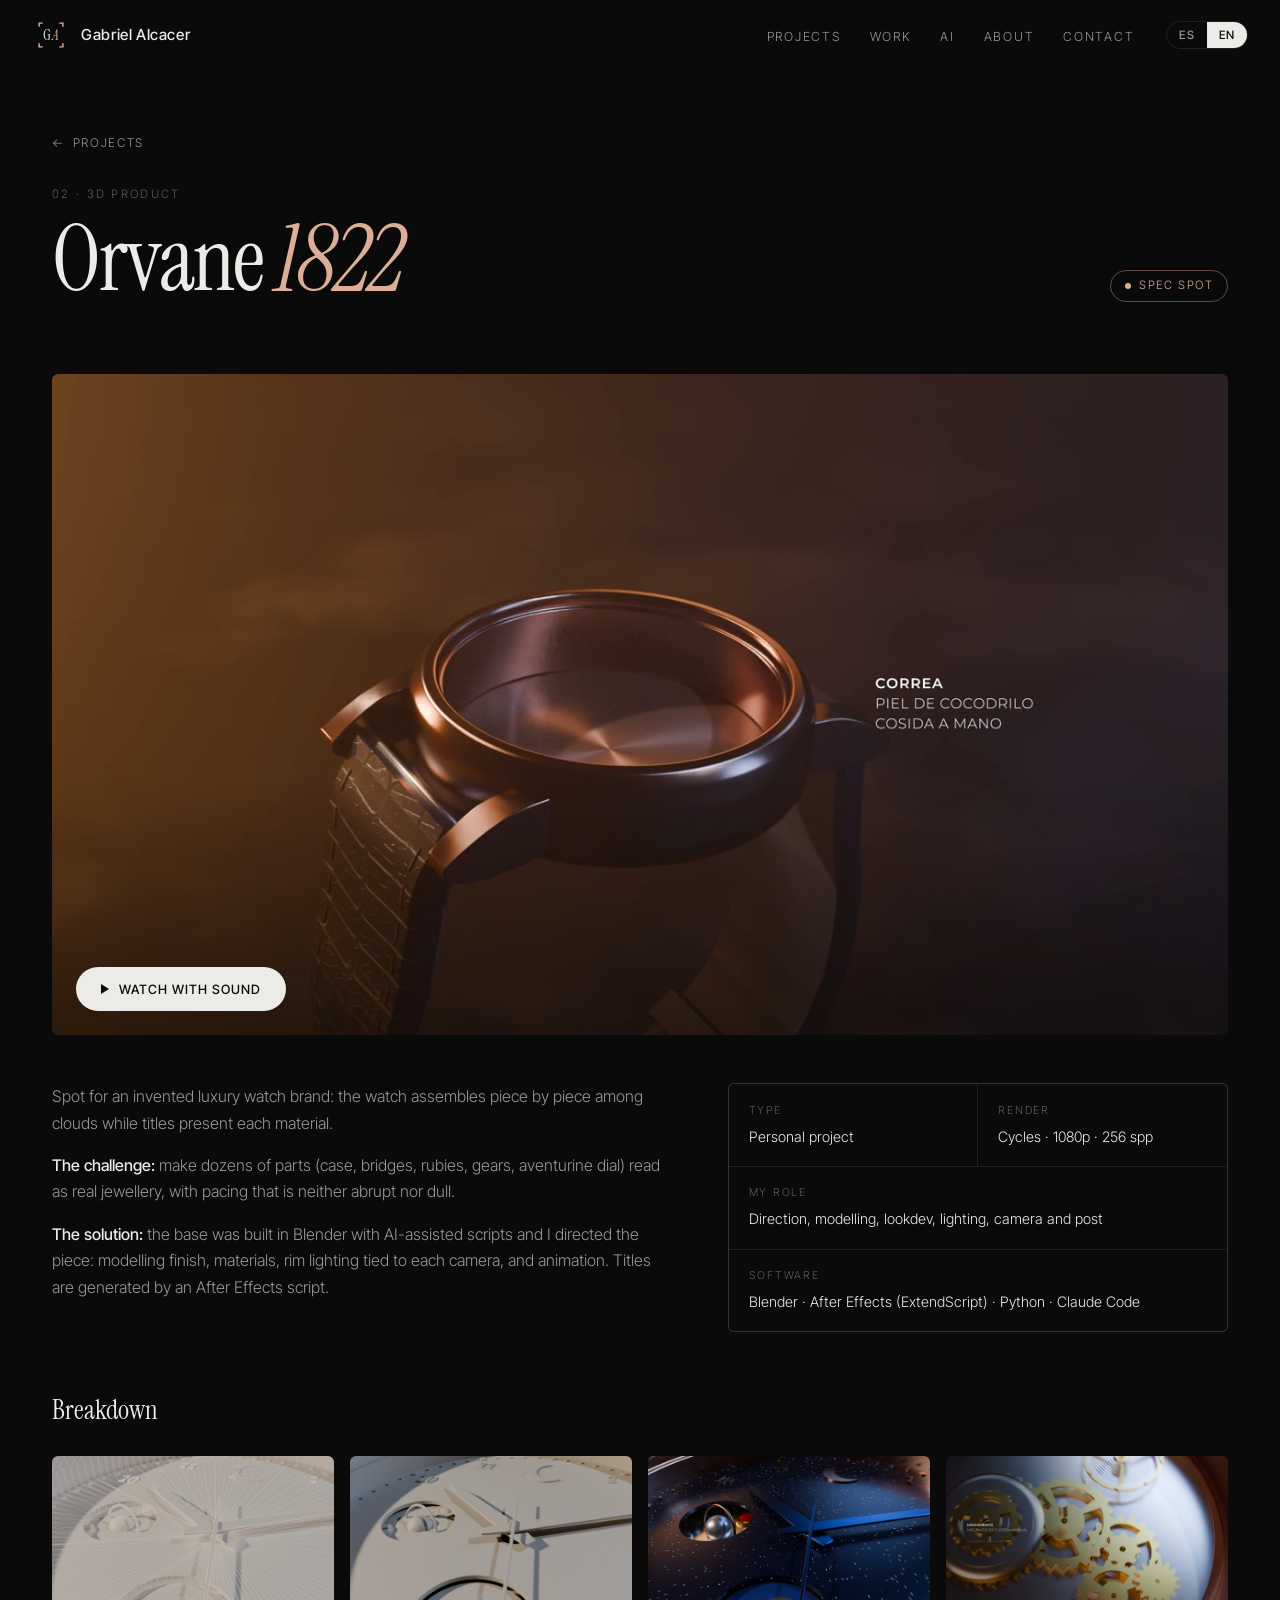
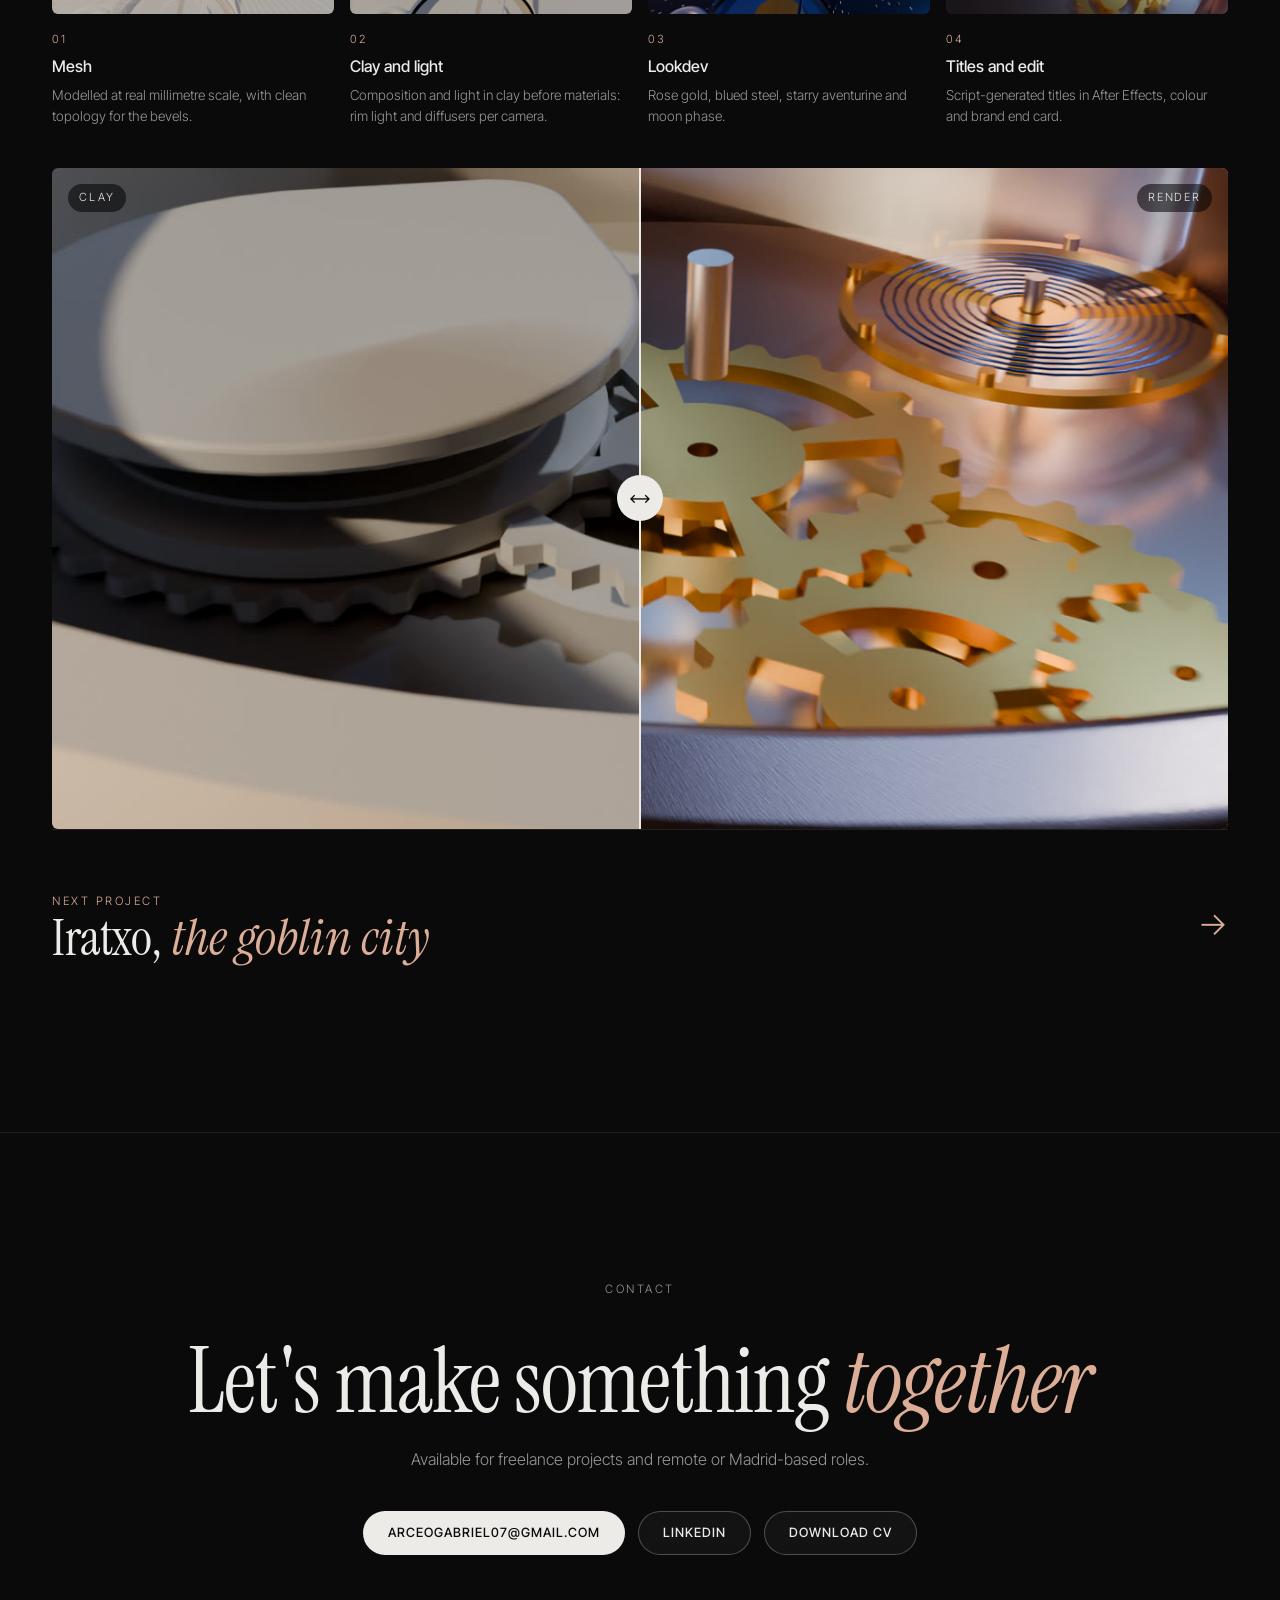
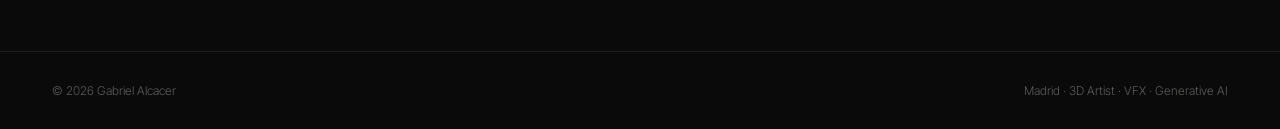
<file: orvane.html>
<!DOCTYPE html>
<html lang="es">
<head>
<meta charset="UTF-8">
<meta name="viewport" content="width=device-width, initial-scale=1.0">
<title>Orvane 1822 — Gabriel Alcacer</title>
<meta name="description" content="Spot 3D de producto: un reloj que se arma pieza a pieza. Breakdown completo.">
<meta property="og:title" content="Orvane 1822 — Gabriel Alcacer">
<meta property="og:description" content="Spot 3D de producto: un reloj que se arma pieza a pieza. Breakdown completo.">
<meta property="og:image" content="https://gabrielalcacer.com/media/hero.jpg">
<meta property="og:url" content="https://gabrielalcacer.com/">
<meta property="og:type" content="website">
<link rel="icon" href="media/logo.svg" type="image/svg+xml">
<link rel="preconnect" href="https://fonts.googleapis.com">
<link rel="preconnect" href="https://fonts.gstatic.com" crossorigin>
<link href="https://fonts.googleapis.com/css2?family=Instrument+Serif:ital@0;1&family=Inter+Tight:wght@300;400;500;600&display=swap" rel="stylesheet">
<link rel="stylesheet" href="styles.css">
</head>
<body>

<nav id="nav">
  <a class="brand" href="./" aria-label="Gabriel Alcacer">
    <!-- Logo "Visor": encuadre de cámara + GA -->
    <svg viewBox="0 0 64 64" aria-hidden="true"><g fill="none" stroke="#dcae97" stroke-width="2.4"><path d="M18 12h-6v6M46 12h6v6M18 52h-6v-6M46 52h6v-6"/></g><text x="32" y="41" text-anchor="middle" font-family="Instrument Serif, Georgia, serif" font-size="25" fill="#ecebe8">G<tspan font-style="italic" fill="#dcae97">A</tspan></text></svg>
    Gabriel Alcacer
  </a>
  <div class="nav-r">
    <ul class="nav-links">
      <li><a href="./#projects"><span class="es">Proyectos</span><span class="en">Projects</span></a></li>
      <li><a href="./#work"><span class="es">Trabajos</span><span class="en">Work</span></a></li>
      <li><a href="ia.html"><span class="es">IA</span><span class="en">AI</span></a></li>
      <li><a href="./#about"><span class="es">Sobre mí</span><span class="en">About</span></a></li>
      <li><a href="./#contact"><span class="es">Contacto</span><span class="en">Contact</span></a></li>
    </ul>
    <div class="lang" role="group" aria-label="Idioma / Language">
      <button type="button" data-lang="es">ES</button>
      <button type="button" data-lang="en">EN</button>
    </div>
  </div>
</nav>

<section class="page-top">
  <div class="wrap">
    <a class="back" href="./#projects">← <span class="es">Proyectos</span><span class="en">Projects</span></a>
    <div class="case-head">
      <div><p class="case-n">02 · <span class="es">3D de producto</span><span class="en">3D product</span></p><h1 class="serif">Orvane <i>1822</i></h1></div>
      <span class="badge"><span class="es">Spot de autor</span><span class="en">Spec spot</span></span>
    </div>
  </div>
</section>
<section style="padding-top:0">
  <div class="wrap">
      <div class="player rv" data-open="orvane">
        <video src="media/orvane_loop.mp4" poster="media/orvane.jpg" autoplay muted loop playsinline></video>
        <span class="btn btn-a play"><span class="tri"></span><span class="es">Ver con sonido</span><span class="en">Watch with sound</span></span>
      </div>
      <div class="f-grid">
        <div class="rv">
          <p><span class="es">Spot para una marca de relojes de lujo inventada: el reloj se arma pieza a pieza entre nubes mientras los rótulos presentan cada material.</span><span class="en">Spot for an invented luxury watch brand: the watch assembles piece by piece among clouds while titles present each material.</span></p>
          <p><span class="es"><strong>El reto:</strong> que decenas de piezas (caja, puentes, rubíes, engranajes, esfera de aventurina) se lean como un objeto de joyería real, con un ritmo ni brusco ni aburrido.</span><span class="en"><strong>The challenge:</strong> make dozens of parts (case, bridges, rubies, gears, aventurine dial) read as real jewellery, with pacing that is neither abrupt nor dull.</span></p>
          <p><span class="es"><strong>La solución:</strong> la base se construyó en Blender con scripts asistidos por IA y yo dirigí la pieza: acabado del modelado, materiales, luz de contorno ligada a cada cámara y animación. Los rótulos se generan con un script de After Effects.</span><span class="en"><strong>The solution:</strong> the base was built in Blender with AI-assisted scripts and I directed the piece: modelling finish, materials, rim lighting tied to each camera, and animation. Titles are generated by an After Effects script.</span></p>
        </div>
        <dl class="facts rv">
          <div><dt><span class="es">Tipo</span><span class="en">Type</span></dt><dd><span class="es">Proyecto personal</span><span class="en">Personal project</span></dd></div>
          <div><dt>Render</dt><dd>Cycles · 1080p · 256 spp</dd></div>
          <div class="full"><dt><span class="es">Mi papel</span><span class="en">My role</span></dt><dd><span class="es">Dirección, modelado, lookdev, luz, cámara y postproducción</span><span class="en">Direction, modelling, lookdev, lighting, camera and post</span></dd></div>
          <div class="full"><dt>Software</dt><dd>Blender · After Effects (ExtendScript) · Python · Claude Code</dd></div>
        </dl>
      </div>
      <div class="bd">
        <h4 class="serif rv">Breakdown</h4>
        <div class="bd-steps">
          <div class="bd-step rv"><figure><img src="media/or_bd1_wire.jpg" alt="" loading="lazy"></figure><p class="bd-n">01</p><p class="bd-t"><span class="es">Malla</span><span class="en">Mesh</span></p><p class="bd-d"><span class="es">Modelado con escala real en milímetros y topología limpia para los biseles.</span><span class="en">Modelled at real millimetre scale, with clean topology for the bevels.</span></p></div>
          <div class="bd-step rv"><figure><img src="media/or_bd2_clay.jpg" alt="" loading="lazy"></figure><p class="bd-n">02</p><p class="bd-t"><span class="es">Barro y luz</span><span class="en">Clay and light</span></p><p class="bd-d"><span class="es">Composición y luz en barro antes de los materiales: luz de contorno y difusores por cámara.</span><span class="en">Composition and light in clay before materials: rim light and diffusers per camera.</span></p></div>
          <div class="bd-step rv"><figure><img src="media/or_bd3_render.jpg" alt="" loading="lazy"></figure><p class="bd-n">03</p><p class="bd-t">Lookdev</p><p class="bd-d"><span class="es">Oro rosa, acero azulado, aventurina con estrellas y fase lunar.</span><span class="en">Rose gold, blued steel, starry aventurine and moon phase.</span></p></div>
          <div class="bd-step rv"><figure><img src="media/or_bd4_final.jpg" alt="" loading="lazy"></figure><p class="bd-n">04</p><p class="bd-t"><span class="es">Rótulos y montaje</span><span class="en">Titles and edit</span></p><p class="bd-d"><span class="es">Rótulos generados por script en After Effects, color y carta final de marca.</span><span class="en">Script-generated titles in After Effects, colour and brand end card.</span></p></div>
        </div>
        <div class="compare rv">
          <img src="media/or_cmp_clay.jpg" alt=""><img class="after" src="media/or_cmp_render.jpg" alt="">
          <span class="lbl l1"><span class="es">Barro</span><span class="en">Clay</span></span><span class="lbl l2">Render</span>
          <div class="bar"></div><div class="knob">⟷</div>
          <input type="range" min="0" max="100" value="50" aria-label="Comparar / Compare">
        </div>
      </div>
    
    <a class="next" href="iratxo.html">
      <span><span class="eyebrow"><span class="es">Siguiente proyecto</span><span class="en">Next project</span></span><br><span class="serif">Iratxo, <i><span class="es">la ciudad de los duendes</span><span class="en">the goblin city</span></i></span></span>
      <span class="arr">→</span>
    </a>
  </div>
</section>
<!-- CONTACTO -->
<section id="contact">
  <div class="wrap rv">
    <p class="eyebrow"><span class="es">Contacto</span><span class="en">Contact</span></p>
    <h2 class="serif"><span class="es">¿Hacemos algo <i>juntos</i>?</span><span class="en">Let's make something <i>together</i></span></h2>
    <p><span class="es">Disponible para proyectos freelance y puestos en remoto o en Madrid.</span><span class="en">Available for freelance projects and remote or Madrid-based roles.</span></p>
    <div class="btns">
      <a class="btn btn-a" href="mailto:arceogabriel07@gmail.com">arceogabriel07@gmail.com</a>
      <a class="btn btn-g" href="https://www.linkedin.com/in/gabriel-alejandro-alcacer-390a018b" target="_blank" rel="noopener">LinkedIn</a>
      <a class="btn btn-g" href="CV_Gabriel_Alcacer.pdf" target="_blank" rel="noopener"><span class="es">Descargar CV</span><span class="en">Download CV</span></a>
    </div>
  </div>
</section>

<footer><div class="wrap"><span>© 2026 Gabriel Alcacer</span><span>Madrid · 3D Artist · VFX · Generative AI</span></div></footer>


<!-- Visor de vídeo -->
<dialog id="lb">
  <div class="lb">
    <button class="x" type="button" aria-label="Cerrar / Close">×</button>
    <video id="lbv" controls playsinline></video>
    <p class="cap-t" id="lbt"></p>
  </div>
</dialog>

<script src="main.js"></script>
</body>
</html>
</file>
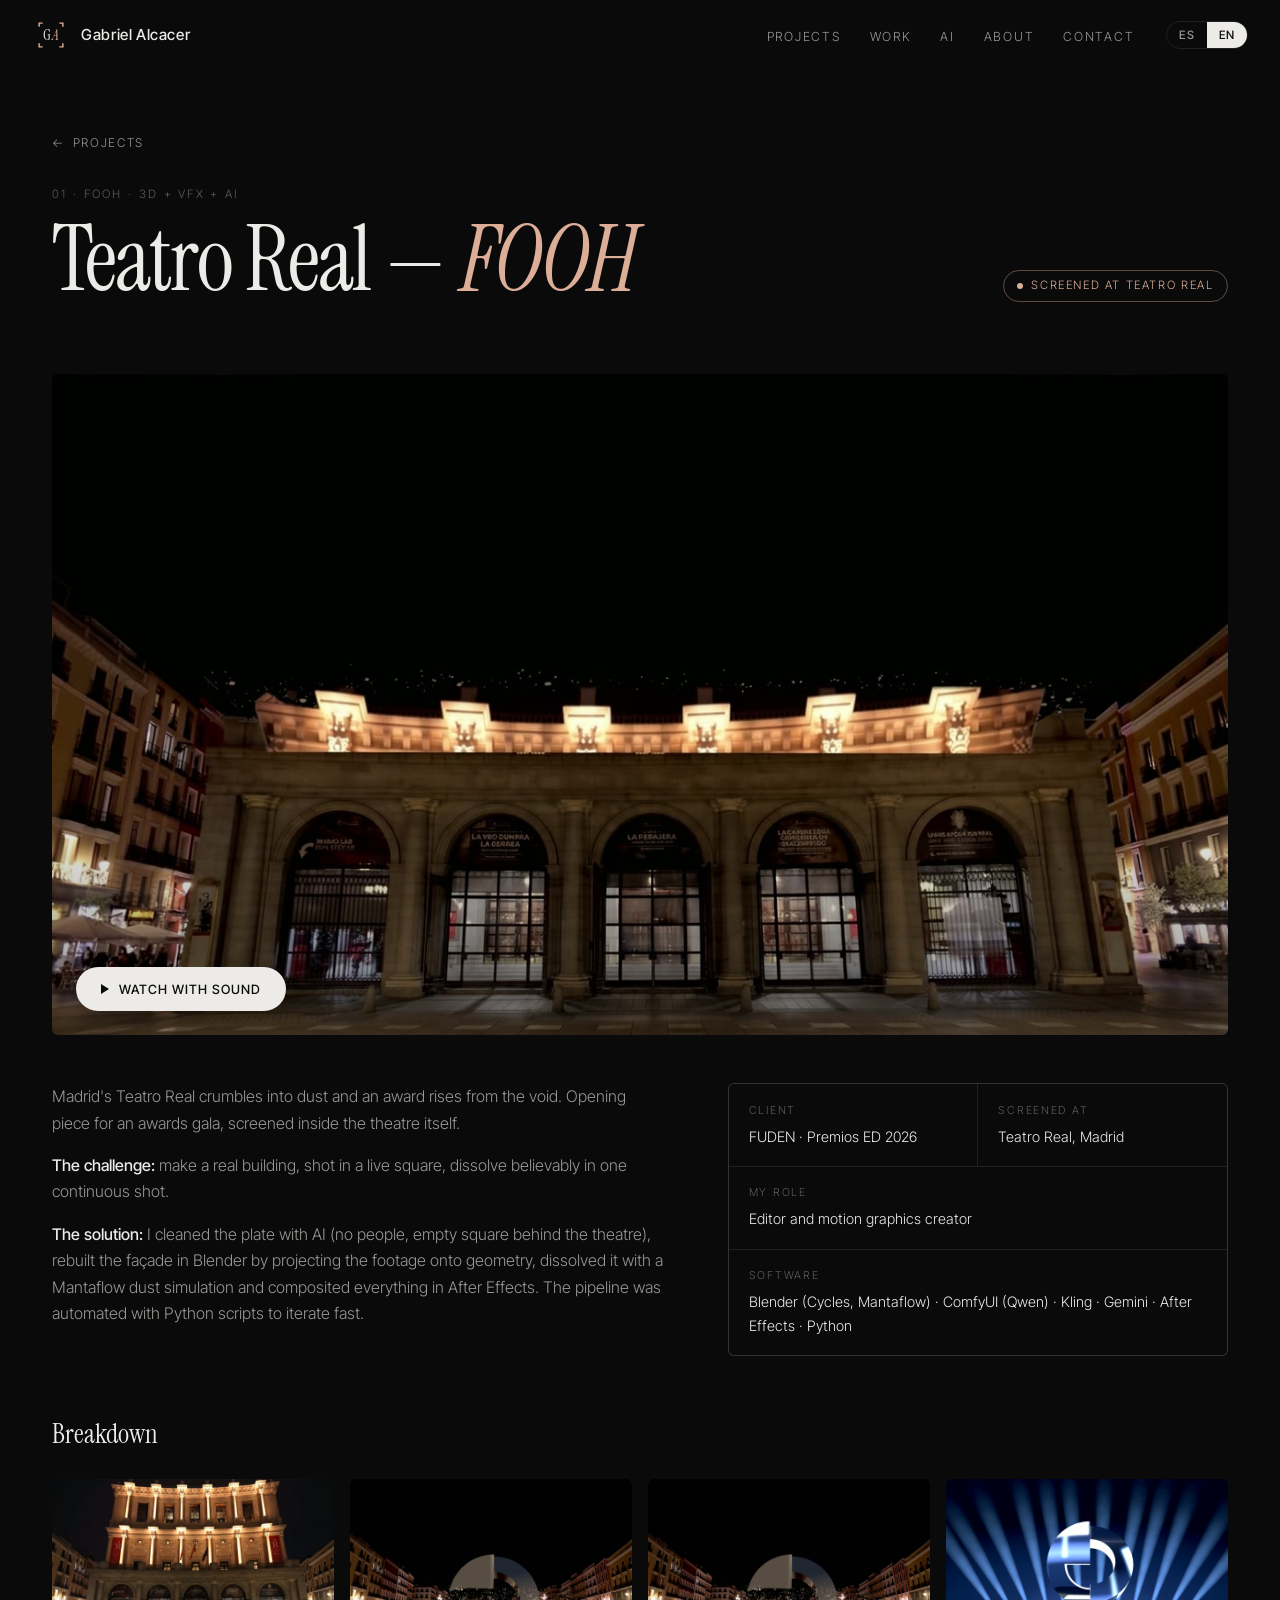
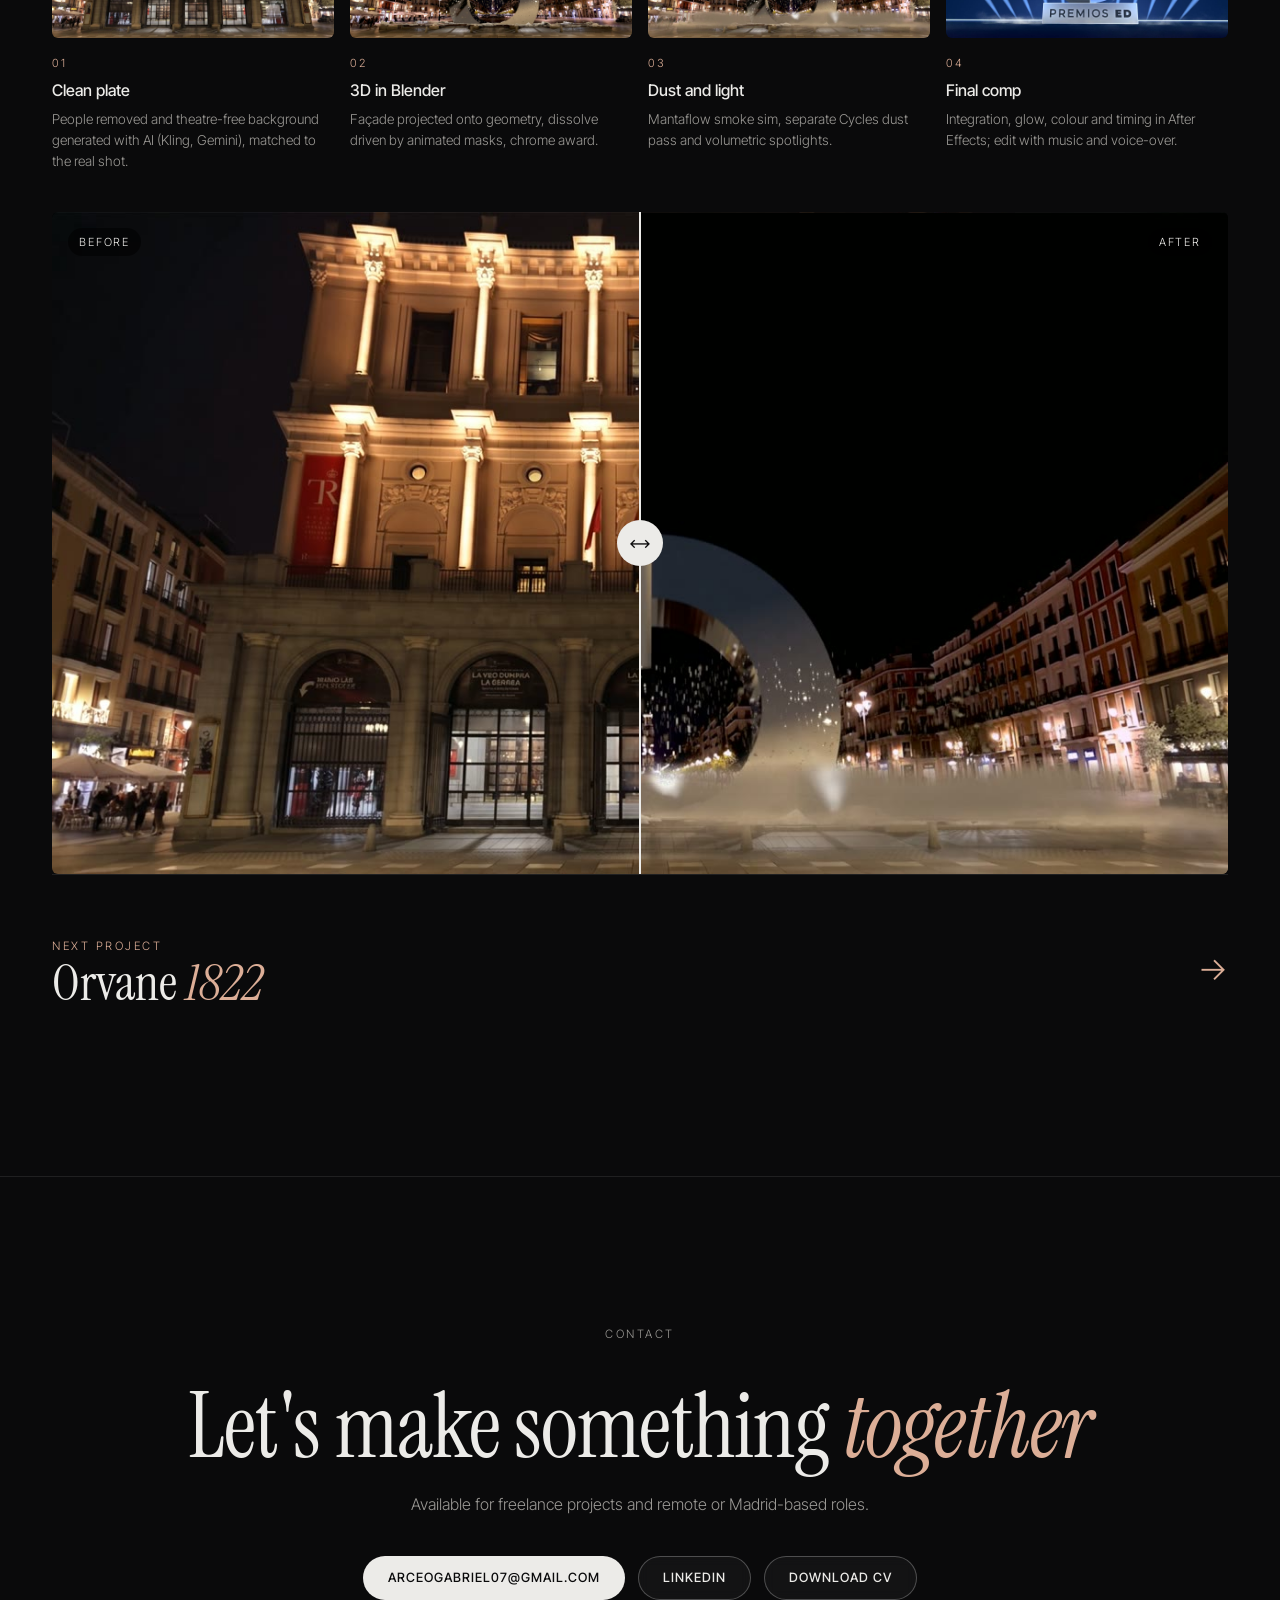
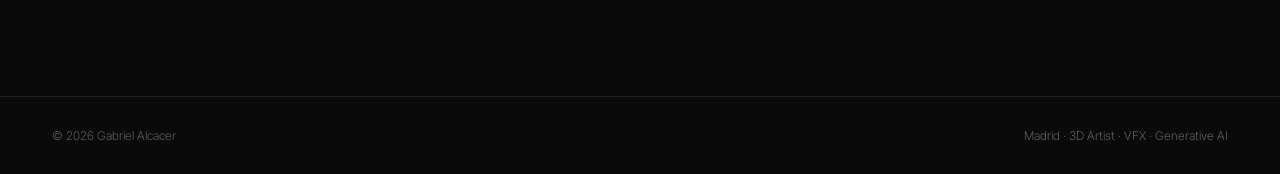
<file: teatro-real.html>
<!DOCTYPE html>
<html lang="es">
<head>
<meta charset="UTF-8">
<meta name="viewport" content="width=device-width, initial-scale=1.0">
<title>Teatro Real FOOH — Gabriel Alcacer</title>
<meta name="description" content="FOOH del Teatro Real: 3D, simulación de polvo e IA. Breakdown completo.">
<meta property="og:title" content="Teatro Real FOOH — Gabriel Alcacer">
<meta property="og:description" content="FOOH del Teatro Real: 3D, simulación de polvo e IA. Breakdown completo.">
<meta property="og:image" content="https://gabrielalcacer.com/media/hero.jpg">
<meta property="og:url" content="https://gabrielalcacer.com/">
<meta property="og:type" content="website">
<link rel="icon" href="media/logo.svg" type="image/svg+xml">
<link rel="preconnect" href="https://fonts.googleapis.com">
<link rel="preconnect" href="https://fonts.gstatic.com" crossorigin>
<link href="https://fonts.googleapis.com/css2?family=Instrument+Serif:ital@0;1&family=Inter+Tight:wght@300;400;500;600&display=swap" rel="stylesheet">
<link rel="stylesheet" href="styles.css">
</head>
<body>

<nav id="nav">
  <a class="brand" href="./" aria-label="Gabriel Alcacer">
    <!-- Logo "Visor": encuadre de cámara + GA -->
    <svg viewBox="0 0 64 64" aria-hidden="true"><g fill="none" stroke="#dcae97" stroke-width="2.4"><path d="M18 12h-6v6M46 12h6v6M18 52h-6v-6M46 52h6v-6"/></g><text x="32" y="41" text-anchor="middle" font-family="Instrument Serif, Georgia, serif" font-size="25" fill="#ecebe8">G<tspan font-style="italic" fill="#dcae97">A</tspan></text></svg>
    Gabriel Alcacer
  </a>
  <div class="nav-r">
    <ul class="nav-links">
      <li><a href="./#projects"><span class="es">Proyectos</span><span class="en">Projects</span></a></li>
      <li><a href="./#work"><span class="es">Trabajos</span><span class="en">Work</span></a></li>
      <li><a href="ia.html"><span class="es">IA</span><span class="en">AI</span></a></li>
      <li><a href="./#about"><span class="es">Sobre mí</span><span class="en">About</span></a></li>
      <li><a href="./#contact"><span class="es">Contacto</span><span class="en">Contact</span></a></li>
    </ul>
    <div class="lang" role="group" aria-label="Idioma / Language">
      <button type="button" data-lang="es">ES</button>
      <button type="button" data-lang="en">EN</button>
    </div>
  </div>
</nav>

<section class="page-top">
  <div class="wrap">
    <a class="back" href="./#projects">← <span class="es">Proyectos</span><span class="en">Projects</span></a>
    <div class="case-head">
      <div><p class="case-n">01 · FOOH · 3D + VFX + <span class="es">IA</span><span class="en">AI</span></p><h1 class="serif">Teatro Real — <i>FOOH</i></h1></div>
      <span class="badge"><span class="es">Proyectado en el Teatro Real</span><span class="en">Screened at Teatro Real</span></span>
    </div>
  </div>
</section>
<section style="padding-top:0">
  <div class="wrap">
      <div class="player rv" data-open="ed">
        <video src="media/ed_loop.mp4" poster="media/ed.jpg" autoplay muted loop playsinline></video>
        <span class="btn btn-a play"><span class="tri"></span><span class="es">Ver con sonido</span><span class="en">Watch with sound</span></span>
      </div>
      <div class="f-grid">
        <div class="rv">
          <p><span class="es">El Teatro Real de Madrid se desintegra en polvo y de su hueco surge el galardón. Pieza de apertura de una gala de premios, proyectada en el propio teatro.</span><span class="en">Madrid's Teatro Real crumbles into dust and an award rises from the void. Opening piece for an awards gala, screened inside the theatre itself.</span></p>
          <p><span class="es"><strong>El reto:</strong> que un edificio real, grabado en plena plaza, se deshiciera de forma creíble en un solo plano y sin cortes.</span><span class="en"><strong>The challenge:</strong> make a real building, shot in a live square, dissolve believably in one continuous shot.</span></p>
          <p><span class="es"><strong>La solución:</strong> limpié la placa con IA (sin gente y con la plaza vacía detrás del teatro), reconstruí la fachada en Blender proyectando el vídeo sobre la geometría, la desintegré con una simulación de polvo en Mantaflow y lo integré todo en After Effects. Automaticé el pipeline con scripts de Python para iterar rápido.</span><span class="en"><strong>The solution:</strong> I cleaned the plate with AI (no people, empty square behind the theatre), rebuilt the façade in Blender by projecting the footage onto geometry, dissolved it with a Mantaflow dust simulation and composited everything in After Effects. The pipeline was automated with Python scripts to iterate fast.</span></p>
        </div>
        <dl class="facts rv">
          <div><dt><span class="es">Cliente</span><span class="en">Client</span></dt><dd>FUDEN · Premios ED 2026</dd></div>
          <div><dt><span class="es">Exhibición</span><span class="en">Screened at</span></dt><dd>Teatro Real, Madrid</dd></div>
          <div class="full"><dt><span class="es">Mi papel</span><span class="en">My role</span></dt><dd><span class="es">Editor y creador del motion graphics</span><span class="en">Editor and motion graphics creator</span></dd></div>
          <div class="full"><dt>Software</dt><dd>Blender (Cycles, Mantaflow) · ComfyUI (Qwen) · Kling · Gemini · After Effects · Python</dd></div>
        </dl>
      </div>
      <div class="bd">
        <h4 class="serif rv">Breakdown</h4>
        <div class="bd-steps">
          <div class="bd-step rv"><figure><img src="media/ed_bd1_plate.jpg" alt="" loading="lazy"></figure><p class="bd-n">01</p><p class="bd-t"><span class="es">Placa limpia</span><span class="en">Clean plate</span></p><p class="bd-d"><span class="es">Gente borrada y fondo sin teatro generados con IA (Kling, Gemini) y casados con la toma real.</span><span class="en">People removed and theatre-free background generated with AI (Kling, Gemini), matched to the real shot.</span></p></div>
          <div class="bd-step rv"><figure><img src="media/ed_bd2_render.jpg" alt="" loading="lazy"></figure><p class="bd-n">02</p><p class="bd-t"><span class="es">3D en Blender</span><span class="en">3D in Blender</span></p><p class="bd-d"><span class="es">Fachada proyectada sobre geometría, desintegración por máscaras animadas y galardón en cromo.</span><span class="en">Façade projected onto geometry, dissolve driven by animated masks, chrome award.</span></p></div>
          <div class="bd-step rv"><figure><img src="media/ed_bd3_comp.jpg" alt="" loading="lazy"></figure><p class="bd-n">03</p><p class="bd-t"><span class="es">Polvo y luz</span><span class="en">Dust and light</span></p><p class="bd-d"><span class="es">Simulación de humo en Mantaflow, pase de polvo aparte en Cycles y focos volumétricos.</span><span class="en">Mantaflow smoke sim, separate Cycles dust pass and volumetric spotlights.</span></p></div>
          <div class="bd-step rv"><figure><img src="media/ed_bd4_final.jpg" alt="" loading="lazy"></figure><p class="bd-n">04</p><p class="bd-t"><span class="es">Composición final</span><span class="en">Final comp</span></p><p class="bd-d"><span class="es">Integración, glow, color y ritmo en After Effects; montaje con música y voz.</span><span class="en">Integration, glow, colour and timing in After Effects; edit with music and voice-over.</span></p></div>
        </div>
        <div class="compare rv">
          <img src="media/ed_bd1_plate.jpg" alt=""><img class="after" src="media/ed_bd3_comp.jpg" alt="">
          <span class="lbl l1"><span class="es">Antes</span><span class="en">Before</span></span><span class="lbl l2"><span class="es">Después</span><span class="en">After</span></span>
          <div class="bar"></div><div class="knob">⟷</div>
          <input type="range" min="0" max="100" value="50" aria-label="Comparar / Compare">
        </div>
      </div>
    
    <a class="next" href="orvane.html">
      <span><span class="eyebrow"><span class="es">Siguiente proyecto</span><span class="en">Next project</span></span><br><span class="serif">Orvane <i>1822</i></span></span>
      <span class="arr">→</span>
    </a>
  </div>
</section>
<!-- CONTACTO -->
<section id="contact">
  <div class="wrap rv">
    <p class="eyebrow"><span class="es">Contacto</span><span class="en">Contact</span></p>
    <h2 class="serif"><span class="es">¿Hacemos algo <i>juntos</i>?</span><span class="en">Let's make something <i>together</i></span></h2>
    <p><span class="es">Disponible para proyectos freelance y puestos en remoto o en Madrid.</span><span class="en">Available for freelance projects and remote or Madrid-based roles.</span></p>
    <div class="btns">
      <a class="btn btn-a" href="mailto:arceogabriel07@gmail.com">arceogabriel07@gmail.com</a>
      <a class="btn btn-g" href="https://www.linkedin.com/in/gabriel-alejandro-alcacer-390a018b" target="_blank" rel="noopener">LinkedIn</a>
      <a class="btn btn-g" href="CV_Gabriel_Alcacer.pdf" target="_blank" rel="noopener"><span class="es">Descargar CV</span><span class="en">Download CV</span></a>
    </div>
  </div>
</section>

<footer><div class="wrap"><span>© 2026 Gabriel Alcacer</span><span>Madrid · 3D Artist · VFX · Generative AI</span></div></footer>


<!-- Visor de vídeo -->
<dialog id="lb">
  <div class="lb">
    <button class="x" type="button" aria-label="Cerrar / Close">×</button>
    <video id="lbv" controls playsinline></video>
    <p class="cap-t" id="lbt"></p>
  </div>
</dialog>

<script src="main.js"></script>
</body>
</html>
</file>
<file: styles.css>
/* ---------- Colores y base ---------- */
:root{
  --bg:#0a0a0b; --bg2:#111113; --line:rgba(255,255,255,.09);
  --text:#ecebe8; --muted:#9a9894; --dim:#5f5d5a;
  --accent:#dcae97; /* oro rosa */
}
*,*::before,*::after{box-sizing:border-box;margin:0;padding:0}
html{scroll-behavior:smooth}
body{background:var(--bg);color:var(--text);font-family:'Inter Tight',system-ui,sans-serif;font-weight:300;line-height:1.65;overflow-x:hidden;-webkit-font-smoothing:antialiased}
a{color:inherit}
img,video{display:block;max-width:100%}
.wrap{max-width:1240px;margin:0 auto;padding:0 2rem}
.serif{font-family:'Instrument Serif',serif;font-weight:400}
.eyebrow{font-size:.72rem;letter-spacing:.22em;text-transform:uppercase;color:var(--accent)}

/* ---------- Idioma: se muestra .es o .en según la clase de <html> ---------- */
html:not(.lang-en) .en{display:none!important}
html.lang-en .es{display:none!important}

/* ---------- Menú ---------- */
nav{position:fixed;inset:0 0 auto 0;z-index:50;display:flex;align-items:center;justify-content:space-between;padding:1rem 2rem;transition:background .3s,border-color .3s;border-bottom:1px solid transparent}
nav.solid{background:rgba(10,10,11,.82);backdrop-filter:blur(14px);border-color:var(--line)}
.brand{display:flex;align-items:center;gap:.7rem;text-decoration:none;font-weight:500;letter-spacing:.04em;font-size:.95rem}
.brand svg{width:38px;height:38px}
.nav-r{display:flex;align-items:center;gap:2rem}
.nav-links{display:flex;gap:1.8rem;list-style:none}
.nav-links a{text-decoration:none;font-size:.78rem;letter-spacing:.14em;text-transform:uppercase;color:var(--muted);transition:color .2s}
.nav-links a:hover{color:var(--text)}
.lang{display:flex;border:1px solid var(--line);border-radius:99px;overflow:hidden}
.lang button{background:none;border:0;color:var(--muted);font:500 .72rem 'Inter Tight',sans-serif;letter-spacing:.1em;padding:.4rem .75rem;cursor:pointer}
.lang button.on{background:var(--text);color:var(--bg)}

/* ---------- Portada con montaje ---------- */
.hero{position:relative;height:100svh;min-height:560px;display:flex;align-items:flex-end;overflow:hidden}
.hero video{position:absolute;inset:0;width:100%;height:100%;object-fit:cover}
.hero::after{content:'';position:absolute;inset:0;background:linear-gradient(180deg,rgba(10,10,11,.55) 0%,rgba(10,10,11,.1) 35%,rgba(10,10,11,.4) 65%,var(--bg) 100%)}
.hero-c{position:relative;z-index:1;width:100%;padding-bottom:4.5rem}
.hero h1{font-size:clamp(3.4rem,9vw,8.5rem);line-height:.92;letter-spacing:-.02em;margin:.9rem 0 1.4rem}
.hero h1 i{color:var(--accent)}
.hero p.lead{max-width:580px;font-size:clamp(1rem,1.5vw,1.15rem);color:#d6d4d0}
.hero-row{display:flex;justify-content:space-between;align-items:flex-end;gap:2rem;flex-wrap:wrap}
.btns{display:flex;gap:.8rem;flex-wrap:wrap;margin-top:2rem}
.btn{display:inline-flex;align-items:center;gap:.6rem;padding:.85rem 1.5rem;border-radius:99px;font:500 .8rem 'Inter Tight',sans-serif;letter-spacing:.08em;text-transform:uppercase;text-decoration:none;cursor:pointer;border:1px solid transparent;transition:all .2s}
.btn-a{background:var(--text);color:var(--bg)}
.btn-a:hover{background:var(--accent)}
.btn-g{background:rgba(255,255,255,.04);color:var(--text);border-color:rgba(255,255,255,.25);backdrop-filter:blur(6px)}
.btn-g:hover{border-color:var(--accent);color:var(--accent)}
.tri{width:0;height:0;border-style:solid;border-width:5px 0 5px 8px;border-color:transparent transparent transparent currentColor}
.hero-tag{font-size:.75rem;color:var(--muted);letter-spacing:.06em;text-align:right;max-width:280px}
.hero-tag b{color:var(--text);font-weight:500;display:block;font-size:.8rem;letter-spacing:.14em;text-transform:uppercase;margin-bottom:.2rem}

/* ---------- Secciones ---------- */
section{padding:7rem 0}
.s-head{display:flex;justify-content:space-between;align-items:flex-end;gap:2rem;margin-bottom:3rem;flex-wrap:wrap}
h2{font-size:clamp(2.4rem,5vw,4.2rem);line-height:1;letter-spacing:-.01em;margin-top:.8rem}
h2 i{color:var(--accent)}
.s-head p{max-width:440px;color:var(--muted);font-size:.95rem}
.bt{border-top:1px solid var(--line)}

/* ---------- Casos de estudio ---------- */
.case{padding:5rem 0;border-top:1px solid var(--line)}
.case:first-of-type{border-top:0;padding-top:0}
.case-head{display:flex;justify-content:space-between;align-items:flex-end;gap:2rem;flex-wrap:wrap;margin-bottom:2rem}
.case-n{font-size:.72rem;letter-spacing:.2em;color:var(--dim);text-transform:uppercase}
.case h3.t{font-size:clamp(2.2rem,4.4vw,3.6rem);line-height:1;margin-top:.6rem}
.case h3.t i{color:var(--accent)}
.badge{display:inline-flex;align-items:center;gap:.5rem;border:1px solid rgba(220,174,151,.4);color:var(--accent);border-radius:99px;padding:.35rem .85rem;font-size:.72rem;letter-spacing:.14em;text-transform:uppercase}
.badge::before{content:'';width:6px;height:6px;border-radius:50%;background:var(--accent)}
.player{position:relative;aspect-ratio:16/9;border-radius:6px;overflow:hidden;background:#000;cursor:pointer}
.player video,.player img{position:absolute;inset:0;width:100%;height:100%;object-fit:cover}
.player .play{position:absolute;left:1.5rem;bottom:1.5rem;z-index:2}
.player::after{content:'';position:absolute;inset:0;background:linear-gradient(0deg,rgba(0,0,0,.45),transparent 40%);pointer-events:none}
.f-grid{display:grid;grid-template-columns:1.1fr .9fr;gap:4rem;margin-top:3rem}
.f-grid p{color:var(--muted);margin-bottom:1rem}
.f-grid p strong{color:var(--text);font-weight:500}
.facts{display:grid;grid-template-columns:1fr 1fr;gap:1px;background:var(--line);border:1px solid var(--line);border-radius:6px;overflow:hidden;align-self:start}
.facts div{background:var(--bg);padding:1.1rem 1.25rem}
.facts dt{font-size:.68rem;letter-spacing:.16em;text-transform:uppercase;color:var(--dim);margin-bottom:.3rem}
.facts dd{font-size:.9rem;color:var(--text)}
.facts .full{grid-column:1/-1}
.bd{margin-top:3.5rem}
.bd h4{font-size:1.7rem;margin-bottom:1.4rem}
.bd-steps{display:grid;grid-template-columns:repeat(4,1fr);gap:1rem}
.bd-step figure{border-radius:6px;overflow:hidden;aspect-ratio:16/9;background:#000}
.bd-step img{width:100%;height:100%;object-fit:cover;transition:transform .5s}
.bd-step:hover img{transform:scale(1.04)}
.bd-n{font-size:.7rem;color:var(--accent);letter-spacing:.16em;margin:1rem 0 .3rem}
.bd-t{font-weight:500;margin-bottom:.35rem}
.bd-d{font-size:.85rem;color:var(--muted);line-height:1.55}
/* Comparador antes / después */
.compare{position:relative;aspect-ratio:16/9;border-radius:6px;overflow:hidden;margin-top:2.5rem;user-select:none;touch-action:pan-y;background:#000}
.compare img{position:absolute;inset:0;width:100%;height:100%;object-fit:cover}
.compare .after{clip-path:inset(0 0 0 var(--x,50%))}
.compare .bar{position:absolute;top:0;bottom:0;left:var(--x,50%);width:2px;background:var(--text);transform:translateX(-1px)}
.compare .knob{position:absolute;top:50%;left:var(--x,50%);transform:translate(-50%,-50%);width:46px;height:46px;border-radius:50%;background:var(--text);color:var(--bg);display:grid;place-items:center;font-size:.8rem;font-weight:600;pointer-events:none}
.compare .lbl{position:absolute;top:1rem;font-size:.7rem;letter-spacing:.16em;text-transform:uppercase;background:rgba(0,0,0,.55);padding:.3rem .7rem;border-radius:99px}
.compare .l1{left:1rem}.compare .l2{right:1rem}
.compare input{position:absolute;inset:0;width:100%;height:100%;opacity:0;cursor:ew-resize}

/* ---------- Rejilla de trabajos ---------- */
.filters{display:flex;gap:.5rem;flex-wrap:wrap}
.filters button{background:none;border:1px solid var(--line);color:var(--muted);border-radius:99px;padding:.45rem 1rem;font:400 .8rem 'Inter Tight',sans-serif;cursor:pointer;transition:all .2s}
.filters button.on,.filters button:hover{border-color:var(--text);color:var(--text)}
.grid{display:grid;grid-template-columns:repeat(12,1fr);gap:1.25rem}
.card{grid-column:span 4;cursor:pointer}
.card.big{grid-column:span 6}
.card.q{grid-column:span 3}
.card.hide{display:none}
.thumb{position:relative;aspect-ratio:16/9;border-radius:6px;overflow:hidden;background:var(--bg2)}
.thumb img,.thumb video{position:absolute;inset:0;width:100%;height:100%;object-fit:cover;transition:opacity .4s,transform .6s}
.thumb video{opacity:0}
.card.playing .thumb video{opacity:1}
.card:hover .thumb img,.card:hover .thumb video{transform:scale(1.03)}
.thumb .dur{position:absolute;right:.7rem;bottom:.7rem;font-size:.7rem;background:rgba(0,0,0,.6);padding:.15rem .5rem;border-radius:4px;z-index:2}
.c-meta{display:flex;justify-content:space-between;gap:1rem;margin-top:.9rem}
.c-title{font-weight:500}
.c-tag{font-size:.75rem;color:var(--muted);text-align:right;white-space:nowrap}
.c-desc{font-size:.85rem;color:var(--muted);margin-top:.25rem;line-height:1.55}

/* ---------- IA ---------- */
#ai{background:var(--bg2);border-top:1px solid var(--line);border-bottom:1px solid var(--line)}
.flow{display:grid;grid-template-columns:repeat(4,1fr);gap:0;border:1px solid var(--line);border-radius:6px;overflow:hidden}
.flow > div{padding:1.6rem 1.4rem;position:relative;border-right:1px solid var(--line)}
.flow > div:last-child{border-right:0}
.flow > div:not(:last-child)::after{content:'→';position:absolute;right:-.6rem;top:1.5rem;width:1.2rem;height:1.2rem;display:grid;place-items:center;background:var(--bg2);color:var(--accent);font-size:.85rem;z-index:1}
.flow .k{font-size:.68rem;letter-spacing:.18em;text-transform:uppercase;color:var(--accent)}
.flow h3{font-size:1.5rem;margin:.5rem 0 .6rem;line-height:1.1}
.flow p{font-size:.85rem;color:var(--muted)}
.flow .me{background:rgba(220,174,151,.06)}
.tools{display:grid;grid-template-columns:repeat(3,1fr);gap:1.25rem;margin-top:3rem}
.tool{border:1px solid var(--line);border-radius:6px;overflow:hidden;background:var(--bg)}
.tool figure{aspect-ratio:16/9;background:#000;overflow:hidden}
.tool figure img{width:100%;height:100%;object-fit:cover}
.tool .b{padding:1.3rem 1.3rem 1.5rem}
.tool .k{font-size:.68rem;letter-spacing:.16em;text-transform:uppercase;color:var(--dim)}
.tool h3{font-weight:500;font-size:1.05rem;margin:.35rem 0 .5rem}
.tool p{font-size:.85rem;color:var(--muted)}
.tool code{font-family:ui-monospace,Consolas,monospace;font-size:.78rem;color:var(--accent)}
.note{margin-top:2.5rem;font-size:.9rem;color:var(--muted);max-width:760px;border-left:2px solid var(--accent);padding-left:1rem}

/* ---------- En desarrollo ---------- */
.lab{display:grid;grid-template-columns:1.4fr 1fr;gap:1.25rem}
.lab figure{position:relative;border-radius:6px;overflow:hidden;background:#000}
.lab figure img{width:100%;height:100%;object-fit:cover}
.lab .big{grid-row:span 2;aspect-ratio:auto;min-height:100%}
.lab .sm{aspect-ratio:16/9}
.lab figcaption{position:absolute;left:.8rem;bottom:.8rem;font-size:.72rem;background:rgba(0,0,0,.6);padding:.25rem .65rem;border-radius:99px}
.wip{display:inline-flex;align-items:center;gap:.5rem;font-size:.72rem;letter-spacing:.16em;text-transform:uppercase;color:var(--muted);border:1px dashed var(--dim);border-radius:99px;padding:.3rem .8rem}

/* ---------- Capacidades ---------- */
.caps{display:grid;grid-template-columns:repeat(4,1fr);gap:1px;background:var(--line);border:1px solid var(--line);border-radius:6px;overflow:hidden}
.cap{background:var(--bg);padding:2rem 1.6rem}
.cap .n{font-size:.7rem;color:var(--accent);letter-spacing:.16em}
.cap h3{font-size:1.7rem;margin:.6rem 0 .8rem;line-height:1.1}
.cap p{font-size:.88rem;color:var(--muted);margin-bottom:1.2rem}
.cap ul{list-style:none;display:flex;flex-wrap:wrap;gap:.4rem}
.cap li{font-size:.75rem;border:1px solid var(--line);border-radius:99px;padding:.2rem .65rem;color:var(--text)}

/* ---------- Sobre mí ---------- */
.about{display:grid;grid-template-columns:1fr 1fr;gap:4.5rem;align-items:start}
.about .txt p{color:var(--muted);font-size:1.02rem;margin-bottom:1.1rem}
.about .txt p strong{color:var(--text);font-weight:500}
.stats{display:grid;grid-template-columns:repeat(3,1fr);gap:1rem;margin-top:2rem;padding-top:2rem;border-top:1px solid var(--line)}
.stats b{display:block;font-family:'Instrument Serif',serif;font-weight:400;font-size:2.6rem;line-height:1;color:var(--text)}
.stats span{font-size:.78rem;color:var(--muted)}
.timeline h3{font-size:1.6rem;margin-bottom:1rem}
.timeline > div + div{margin-top:3rem}
.tl{list-style:none}
.tl li{display:grid;grid-template-columns:120px 1fr;gap:1rem;padding:1rem 0;border-top:1px solid var(--line)}
.tl .y{font-size:.78rem;color:var(--dim);padding-top:.15rem}
.tl .r{font-weight:500;font-size:.95rem}
.tl .o{font-size:.84rem;color:var(--muted)}

/* ---------- Contacto ---------- */
#contact{border-top:1px solid var(--line);text-align:center;padding:8rem 0 6rem}
#contact h2{font-size:clamp(2.8rem,7vw,6rem)}
#contact p{color:var(--muted);margin:1.2rem auto 2.4rem;max-width:520px}
#contact .btns{justify-content:center}
footer{border-top:1px solid var(--line);padding:1.8rem 0;font-size:.75rem;color:var(--dim)}
footer .wrap{display:flex;justify-content:space-between;gap:1rem;flex-wrap:wrap}

/* ---------- Visor a pantalla completa ---------- */
dialog{border:0;padding:0;background:transparent;max-width:none;max-height:none;width:100vw;height:100vh;overflow:hidden}
dialog::backdrop{background:rgba(0,0,0,.93)}
.lb{width:100%;height:100%;display:flex;flex-direction:column;align-items:center;justify-content:center;padding:4rem 2rem 2rem}
.lb video{width:min(1400px,100%);max-height:80vh;background:#000;border-radius:4px}
.lb .cap-t{color:var(--text);margin-top:1rem;font-size:.95rem;text-align:center}
.lb .x{position:absolute;top:1.2rem;right:1.5rem;background:none;border:1px solid rgba(255,255,255,.3);color:#fff;width:44px;height:44px;border-radius:50%;font-size:1.3rem;cursor:pointer}

/* ---------- Animación de entrada ---------- */
.rv{opacity:0;transform:translateY(24px);transition:opacity .8s ease,transform .8s ease}
.rv.in{opacity:1;transform:none}
@media (prefers-reduced-motion:reduce){.rv{opacity:1;transform:none;transition:none}html{scroll-behavior:auto}}

/* ---------- Tablet y móvil ---------- */
@media (max-width:1000px){
  .f-grid,.about,.lab{grid-template-columns:1fr;gap:2.5rem}
  .lab{gap:1rem}.lab .big{grid-row:auto;aspect-ratio:16/9}
  .bd-steps,.caps,.flow,.tools{grid-template-columns:1fr 1fr}
  .flow > div:nth-child(2){border-right:0}
  .flow > div:nth-child(-n+2){border-bottom:1px solid var(--line)}
  .flow > div:nth-child(2):not(:last-child)::after{display:none}
  .card,.card.big,.card.q{grid-column:span 6}
}
@media (max-width:720px){
  .wrap{padding:0 1rem}
  nav{padding:.8rem 1rem}
  .nav-links{display:none}
  section{padding:4.5rem 0}
  .case{padding:3.5rem 0}
  .hero-c{padding-bottom:2.5rem}
  .hero::after{background:linear-gradient(180deg,rgba(10,10,11,.5) 0%,rgba(10,10,11,.35) 30%,rgba(10,10,11,.7) 55%,var(--bg) 100%)}
  .hero-tag{text-align:left}
  .card,.card.big,.card.q{grid-column:span 12}
  .bd-steps,.caps,.flow,.tools{grid-template-columns:1fr}
  .flow > div{border-right:0;border-bottom:1px solid var(--line)}
  .flow > div:last-child{border-bottom:0}
  .flow > div:not(:last-child)::after{display:none}
  .facts{grid-template-columns:1fr}
  .stats b{font-size:2rem}
  .tl li{grid-template-columns:90px 1fr}
  .lb{padding:4rem .5rem 1rem}
}

/* ---------- Tarjetas de proyectos destacados (portada) ---------- */
.projs{display:grid;grid-template-columns:repeat(4,1fr);gap:1.25rem}
.proj{display:block;text-decoration:none;color:inherit}
.proj .thumb{aspect-ratio:4/5}
.proj .thumb::after{content:'';position:absolute;inset:0;background:linear-gradient(0deg,rgba(10,10,11,.85),transparent 55%);z-index:1}
.proj .pi{position:absolute;left:1.3rem;right:1.3rem;bottom:1.3rem;z-index:2}
.proj .pk{font-size:.68rem;letter-spacing:.18em;text-transform:uppercase;color:var(--accent)}
.proj h3{font-size:1.8rem;line-height:1;margin:.5rem 0 .6rem}
.proj h3 i{color:var(--accent)}
.proj .pd{font-size:.85rem;color:#c9c7c3}
.proj .go{display:inline-block;margin-top:.9rem;font-size:.75rem;letter-spacing:.14em;text-transform:uppercase;border-bottom:1px solid var(--accent);padding-bottom:.15rem}
.proj:hover .go{color:var(--accent)}

/* ---------- Páginas de proyecto ---------- */
.page-top{padding:8rem 0 2.5rem}
.back{display:inline-flex;gap:.5rem;font-size:.75rem;letter-spacing:.14em;text-transform:uppercase;color:var(--muted);text-decoration:none;margin-bottom:2rem}
.back:hover{color:var(--text)}
.page-top h1{font-size:clamp(3rem,7vw,6rem);line-height:.95;letter-spacing:-.02em;margin:.8rem 0 0}
.page-top h1 i{color:var(--accent)}
.next{display:flex;justify-content:space-between;align-items:center;gap:2rem;border-top:1px solid var(--line);padding:3.5rem 0;text-decoration:none;color:inherit}
.next .serif{font-size:clamp(2rem,4vw,3.4rem);line-height:1}
.next .serif i{color:var(--accent)}
.next:hover .serif{color:var(--accent)}
.next .arr{font-size:2rem;color:var(--accent)}

@media (max-width:1000px){ .projs{grid-template-columns:1fr 1fr} }
@media (max-width:720px){ .projs{grid-template-columns:1fr} .proj .thumb{aspect-ratio:4/5} .page-top{padding:6rem 0 1.5rem} }

/* ---------- Iratxo: pares boceto / modelo ---------- */
.pieza{padding:2.5rem 0;border-top:1px solid var(--line)}
.pieza-h{display:grid;grid-template-columns:60px 1fr 1.4fr;gap:1rem;align-items:baseline;margin-bottom:1.2rem}
.pieza-h .bd-n{margin:0}
.pieza-h h3{font-size:1.9rem;line-height:1.1}
.pieza-h p{color:var(--muted);font-size:.92rem}
.pair{display:grid;grid-auto-flow:column;grid-auto-columns:1fr;gap:1rem}
.pair figure{position:relative;border-radius:6px;overflow:hidden;aspect-ratio:16/9;background:#2a2c30}
.pair img{width:100%;height:100%;object-fit:cover}
.pair figcaption{position:absolute;left:.7rem;top:.7rem;font-size:.68rem;letter-spacing:.14em;text-transform:uppercase;background:rgba(0,0,0,.6);padding:.25rem .65rem;border-radius:99px}
@media (max-width:720px){ .pieza-h{grid-template-columns:1fr} .pair{grid-auto-flow:row} }
</file>
